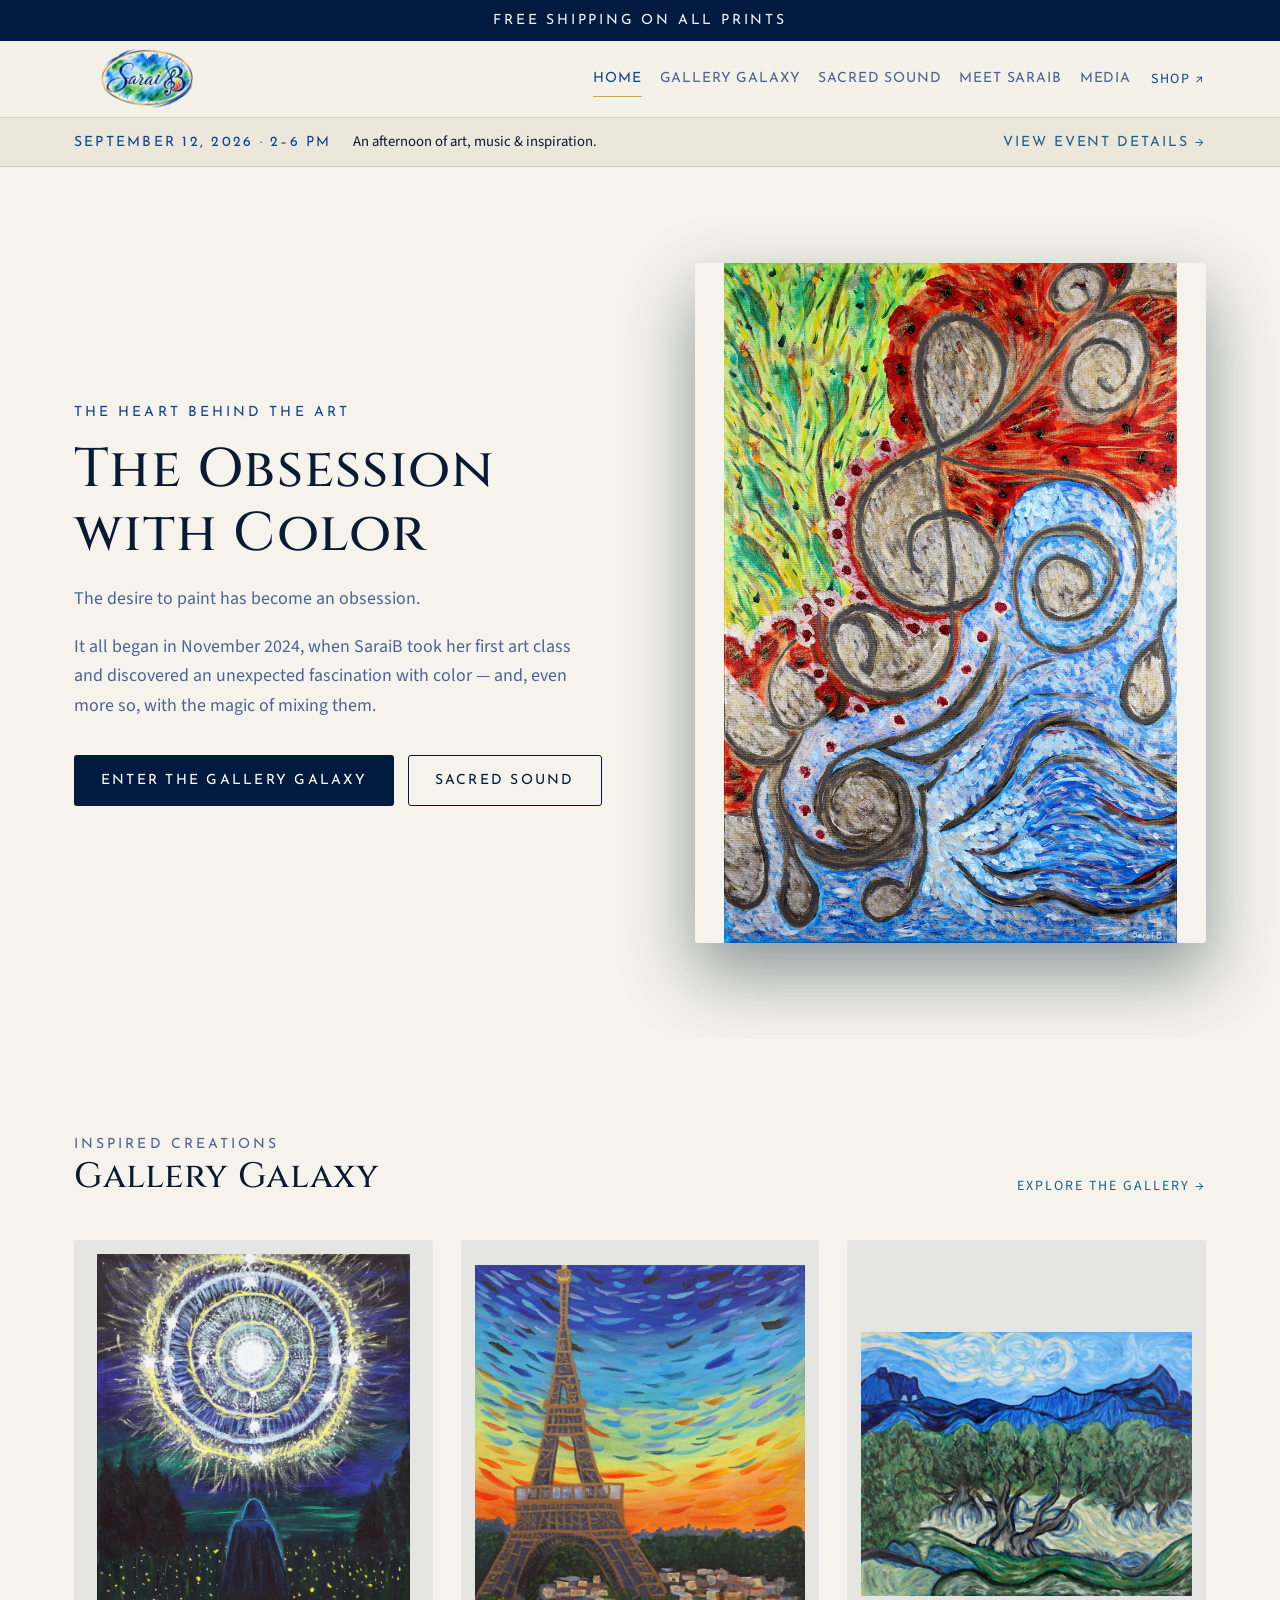
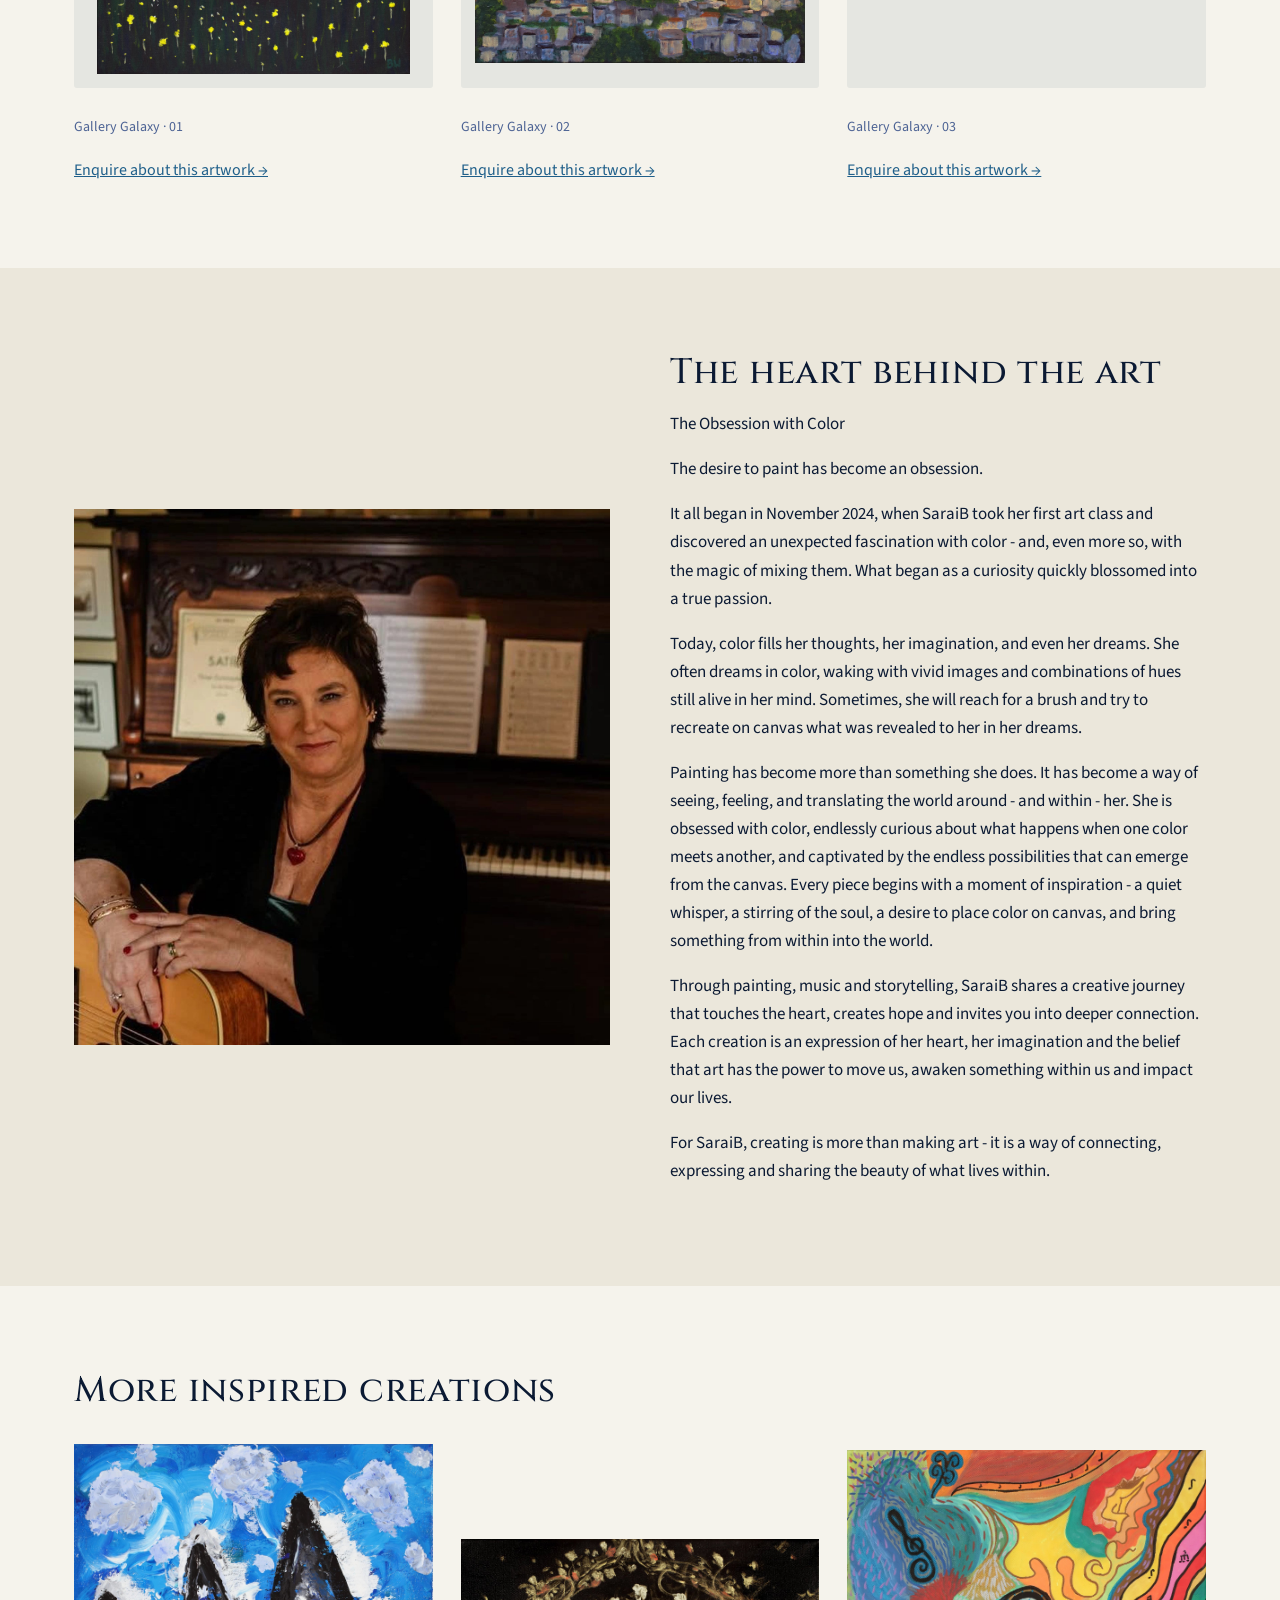
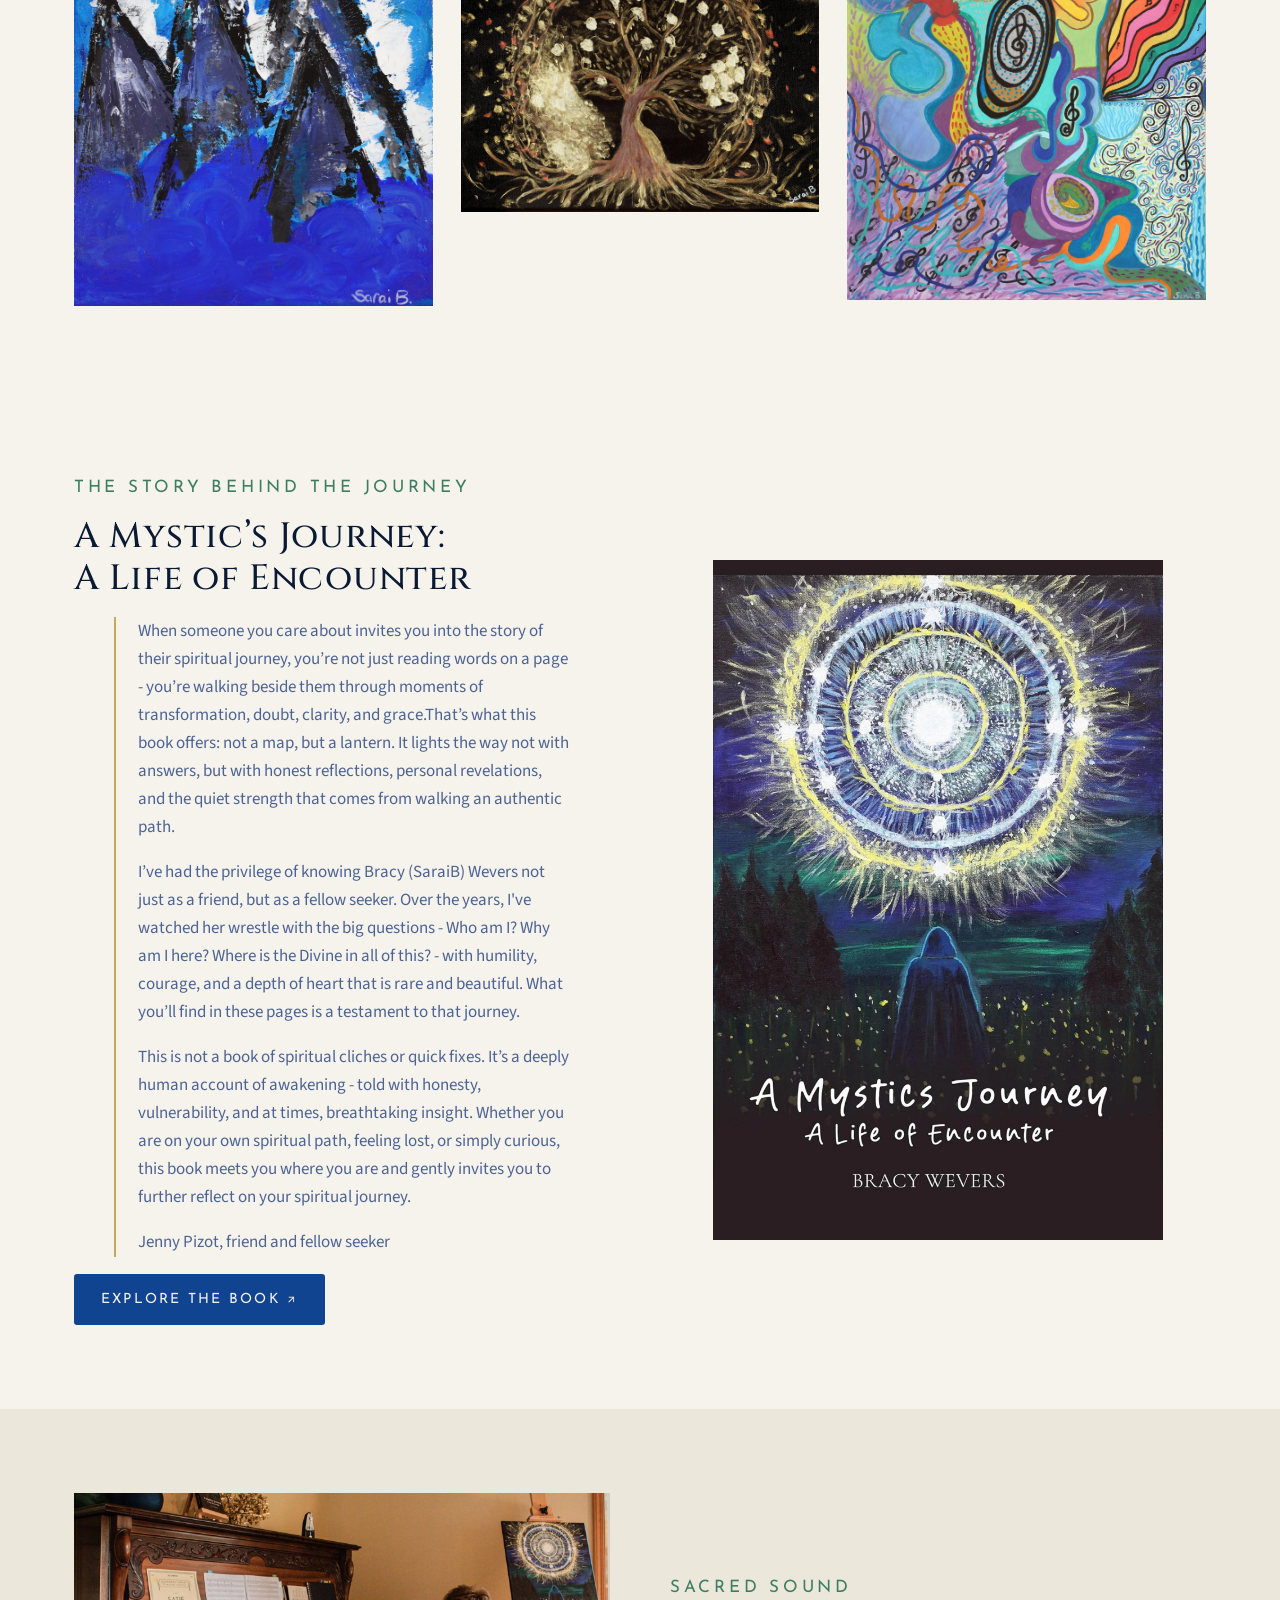
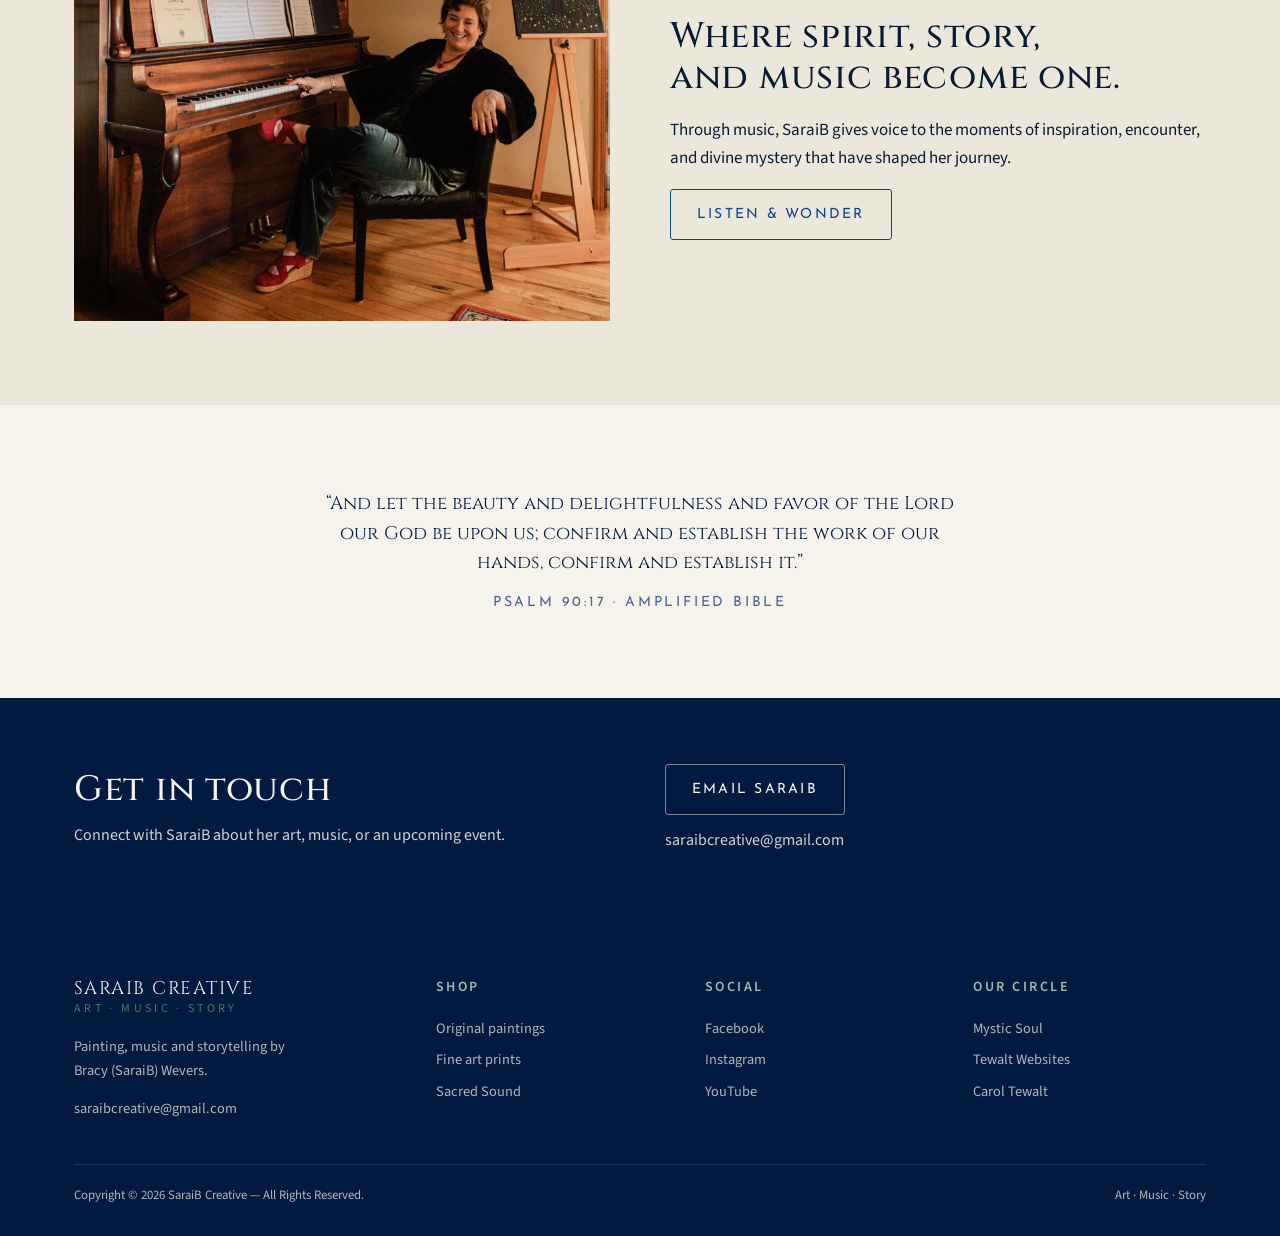
<file: index.html>
<!doctype html>
<html lang="en">
<head>
<meta charset="utf-8">
<meta name="viewport" content="width=device-width, initial-scale=1">
<title>Art, music &amp; story — SaraiB Creative</title>
<meta name="description" content="Original paintings, fine art prints, music and storytelling by Bracy (SaraiB) Wevers.">
<link rel="preconnect" href="https://fonts.googleapis.com">
<link rel="preconnect" href="https://fonts.gstatic.com" crossorigin>
<link href="https://fonts.googleapis.com/css2?family=Cinzel:wght@400;500;600&family=Josefin+Sans:wght@400;600&family=Source+Sans+3:wght@400;600&display=swap" rel="stylesheet">
<link rel="stylesheet" href="assets/styles.css">
</head>
<body><a class="skip-link" href="#main">Skip to content</a><div class="announce">Free shipping on all prints</div><header class="site-header"><div class="shell nav"><a class="brand" href="index.html"><img class="brand-logo" src="assets/images/bf4ec93-official-saraib-logo-.png" alt="SaraiB Creative" loading="lazy" decoding="async"></a><button class="nav-toggle" aria-expanded="false" aria-controls="site-nav" aria-label="Menu">☰</button><nav id="site-nav" class="nav-links" aria-label="Main navigation"><a href="index.html" aria-current="page">Home</a><a href="gallery.html">Gallery Galaxy</a><a href="music.html">Sacred Sound</a><a href="about.html">Meet SaraiB</a><a href="media.html">Media</a></nav><a class="cart" href="https://saraibcreative.com/saraib-store">Shop ↗</a></div></header><main id="main"><div class="event"><div class="shell"><time datetime="2026-09-12">September 12, 2026 · 2–6 pm</time><span>An afternoon of art, music &amp; inspiration.</span><a href="art-walk.html">View event details →</a></div></div><section class="hero"><div class="shell"><div><p class="eyebrow">The heart behind the art</p><h1>The Obsession with Color</h1><p class="lede">The desire to paint has become an obsession.</p><p class="lede">It all began in November 2024, when SaraiB took her first art class and discovered an unexpected fascination with color — and, even more so, with the magic of mixing them.</p><div class="hero-actions"><a class="btn btn-solid" href="gallery.html">Enter the Gallery Galaxy</a><a class="btn btn-light" href="music.html">Sacred Sound</a></div></div><img class="hero-art" src="assets/images/bde664c-thefrequencyofworship.jpg" alt="Artwork by SaraiB" loading="lazy" decoding="async"></div></section><section class="section"><div class="shell"><div class="section-head"><div><p class="eyebrow">Inspired creations</p><h2>Gallery Galaxy</h2></div><a href="gallery.html">Explore the gallery →</a></div><div class="grid"><article class="card" data-kind="artwork"><a class="card-media" href="assets/images/fa4276a-mysticjourney.jpg" aria-label="View artwork 1 full size"><img src="assets/images/fa4276a-mysticjourney.jpg" alt="Painting by SaraiB, gallery artwork 1" loading="lazy" decoding="async"></a><div class="card-body"><p class="meta">Gallery Galaxy · 01</p><a href="mailto:saraibcreative@gmail.com?subject=Artwork%20enquiry%20-%20MysticJourney.jpg">Enquire about this artwork →</a></div></article><article class="card" data-kind="artwork"><a class="card-media" href="assets/images/d62d1bd-awakenedinparis.jpg" aria-label="View artwork 2 full size"><img src="assets/images/d62d1bd-awakenedinparis.jpg" alt="Painting by SaraiB, gallery artwork 2" loading="lazy" decoding="async"></a><div class="card-body"><p class="meta">Gallery Galaxy · 02</p><a href="mailto:saraibcreative@gmail.com?subject=Artwork%20enquiry%20-%20AwakenedinParis.jpg">Enquire about this artwork →</a></div></article><article class="card" data-kind="artwork"><a class="card-media" href="assets/images/987c669-astudyofvincenttrees.jpg" aria-label="View artwork 3 full size"><img src="assets/images/987c669-astudyofvincenttrees.jpg" alt="Painting by SaraiB, gallery artwork 3" loading="lazy" decoding="async"></a><div class="card-body"><p class="meta">Gallery Galaxy · 03</p><a href="mailto:saraibcreative@gmail.com?subject=Artwork%20enquiry%20-%20AstudyofVincenttrees.jpg">Enquire about this artwork →</a></div></article></div></div></section><section class="section section-alt"><div class="shell"><div class="split"><img class="portrait" src="assets/images/40d8395-776985248-10163202516001149-660644521094114430.jpg" alt="SaraiB" loading="lazy" decoding="async"><div class="prose"><h2>The heart behind the art</h2><p>The Obsession with Color</p><p>The desire to paint has become an obsession.</p><p>It all began in November 2024, when SaraiB took her first art class and discovered an unexpected fascination with color - and, even more so, with the magic of mixing them. What began as a curiosity quickly blossomed into a true passion.</p><p>Today, color fills her thoughts, her imagination, and even her dreams. She often dreams in color, waking with vivid images and combinations of hues still alive in her mind. Sometimes, she will reach for a brush and try to recreate on canvas what was revealed to her in her dreams.</p><p>Painting has become more than something she does. It has become a way of seeing, feeling, and translating the world around - and within - her. She is obsessed with color, endlessly curious about what happens when one color meets another, and captivated by the endless possibilities that can emerge from the canvas. Every piece begins with a moment of inspiration - a quiet whisper, a stirring of the soul, a desire to place color on canvas, and bring something from within into the world.</p><p>Through painting, music and storytelling, SaraiB shares a creative journey that touches the heart, creates hope and invites you into deeper connection. Each creation is an expression of her heart, her imagination and the belief that art has the power to move us, awaken something within us and impact our lives.</p><p>For SaraiB, creating is more than making art - it is a way of connecting, expressing and sharing the beauty of what lives within.</p></div></div></div></section><section class="section"><div class="shell"><h2>More inspired creations</h2><div class="grid extra-art"><a href="assets/images/89d4830-themountainsweclimb11x14-350-4cc9e93.jpg"><img src="assets/images/89d4830-themountainsweclimb11x14-350-4cc9e93.jpg" alt="Artwork by SaraiB" loading="lazy"></a><a href="assets/images/152f3c3-treeoflife.jpg"><img src="assets/images/152f3c3-treeoflife.jpg" alt="Artwork by SaraiB" loading="lazy"></a><a href="assets/images/69d0209-worship-color2.jpg"><img src="assets/images/69d0209-worship-color2.jpg" alt="Artwork by SaraiB" loading="lazy"></a></div></div></section><section class="section"><div class="shell"><div class="split"><div class="prose"><p class="eyebrow">The story behind the journey</p><h2>A Mystic’s Journey: A Life of Encounter</h2><blockquote class="testimonial"><p>When someone you care about invites you into the story of their spiritual journey, you’re not just reading words on a page - you’re walking beside them through moments of transformation, doubt, clarity, and grace.That’s what this book offers: not a map, but a lantern. It lights the way not with answers, but with honest reflections, personal revelations, and the quiet strength that comes from walking an authentic path.</p><p>I’ve had the privilege of knowing Bracy (SaraiB) Wevers not just as a friend, but as a fellow seeker. Over the years, I&#x27;ve watched her wrestle with the big questions - Who am I? Why am I here? Where is the Divine in all of this? - with humility, courage, and a depth of heart that is rare and beautiful. What you’ll find in these pages is a testament to that journey.</p><p>This is not a book of spiritual cliches or quick fixes. It’s a deeply human account of awakening - told with honesty, vulnerability, and at times, breathtaking insight. Whether you are on your own spiritual path, feeling lost, or simply curious, this book meets you where you are and gently invites you to further reflect on your spiritual journey.</p><p>Jenny Pizot, friend and fellow seeker</p></blockquote><a class="btn btn-solid" href="https://geni.us/gwGoiC">Explore the book ↗</a></div><img class="book-cover" src="assets/images/19c482f-91oaeszhg6l.-sl1500-.jpg" alt="A Mystic’s Journey: A Life of Encounter book cover" loading="lazy" decoding="async"></div></div></section><section class="section section-alt"><div class="shell"><div class="split"><img class="portrait" src="assets/images/082452c-saraib---piano-portrait.jpg" alt="SaraiB at the piano" loading="lazy" decoding="async"><div class="prose"><p class="eyebrow">Sacred Sound</p><h2>Where spirit, story, and music become one.</h2><p>Through music, SaraiB gives voice to the moments of inspiration, encounter, and divine mystery that have shaped her journey.</p><a class="btn btn-ghost" href="music.html">Listen &amp; wonder</a></div></div></div></section><section class="section"><div class="shell"><p class="verse">“And let the beauty and delightfulness and favor of the Lord our God be upon us; confirm and establish the work of our hands, confirm and establish it.”<small>Psalm 90:17 · Amplified Bible</small></p></div></section><section class="band"><div class="shell"><div><h2>Get in touch</h2><p>Connect with SaraiB about her art, music, or an upcoming event.</p></div><div><a class="btn btn-light" href="mailto:saraibcreative@gmail.com">Email SaraiB</a><p>saraibcreative@gmail.com</p></div></div></section></main><footer class="site-footer">
  <div class="shell">
    <div class="foot-grid">
      <div>
        <a class="brand" href="index.html">SaraiB Creative<small>Art · Music · Story</small></a>
        <p style="margin:16px 0 0;max-width:34ch">Painting, music and storytelling by Bracy (SaraiB) Wevers.</p>
        <p style="margin:10px 0 0"><a href="mailto:saraibcreative@gmail.com">saraibcreative@gmail.com</a></p>
      </div>
      <div>
        <h4>Shop</h4>
        <a href="gallery.html">Original paintings</a>
        <a href="gallery.html">Fine art prints</a>
        <a href="music.html">Sacred Sound</a>
      </div>
      <div>
        <h4>Social</h4>
        <a href="https://www.facebook.com/bracy.wevers" rel="noopener">Facebook</a>
        <a href="https://www.instagram.com/bracyyourself/" rel="noopener">Instagram</a>
        <a href="https://www.youtube.com/@BracySaraiBWevers" rel="noopener">YouTube</a>
      </div>
      <div>
        <h4>Our circle</h4>
        <a href="https://mystic-soul.com/" rel="noopener">Mystic Soul</a>
        <a href="https://www.tewaltwebsites.com/" rel="noopener">Tewalt Websites</a>
        <a href="https://caroltewalt.com/" rel="noopener">Carol Tewalt</a>
      </div>
    </div>
    <div class="legal">
      <span>Copyright © 2026 SaraiB Creative — All Rights Reserved.</span>
      <span>Art · Music · Story</span>
    </div>
  </div>
</footer>
<script src="assets/main.js"></script></body></html>
</file>
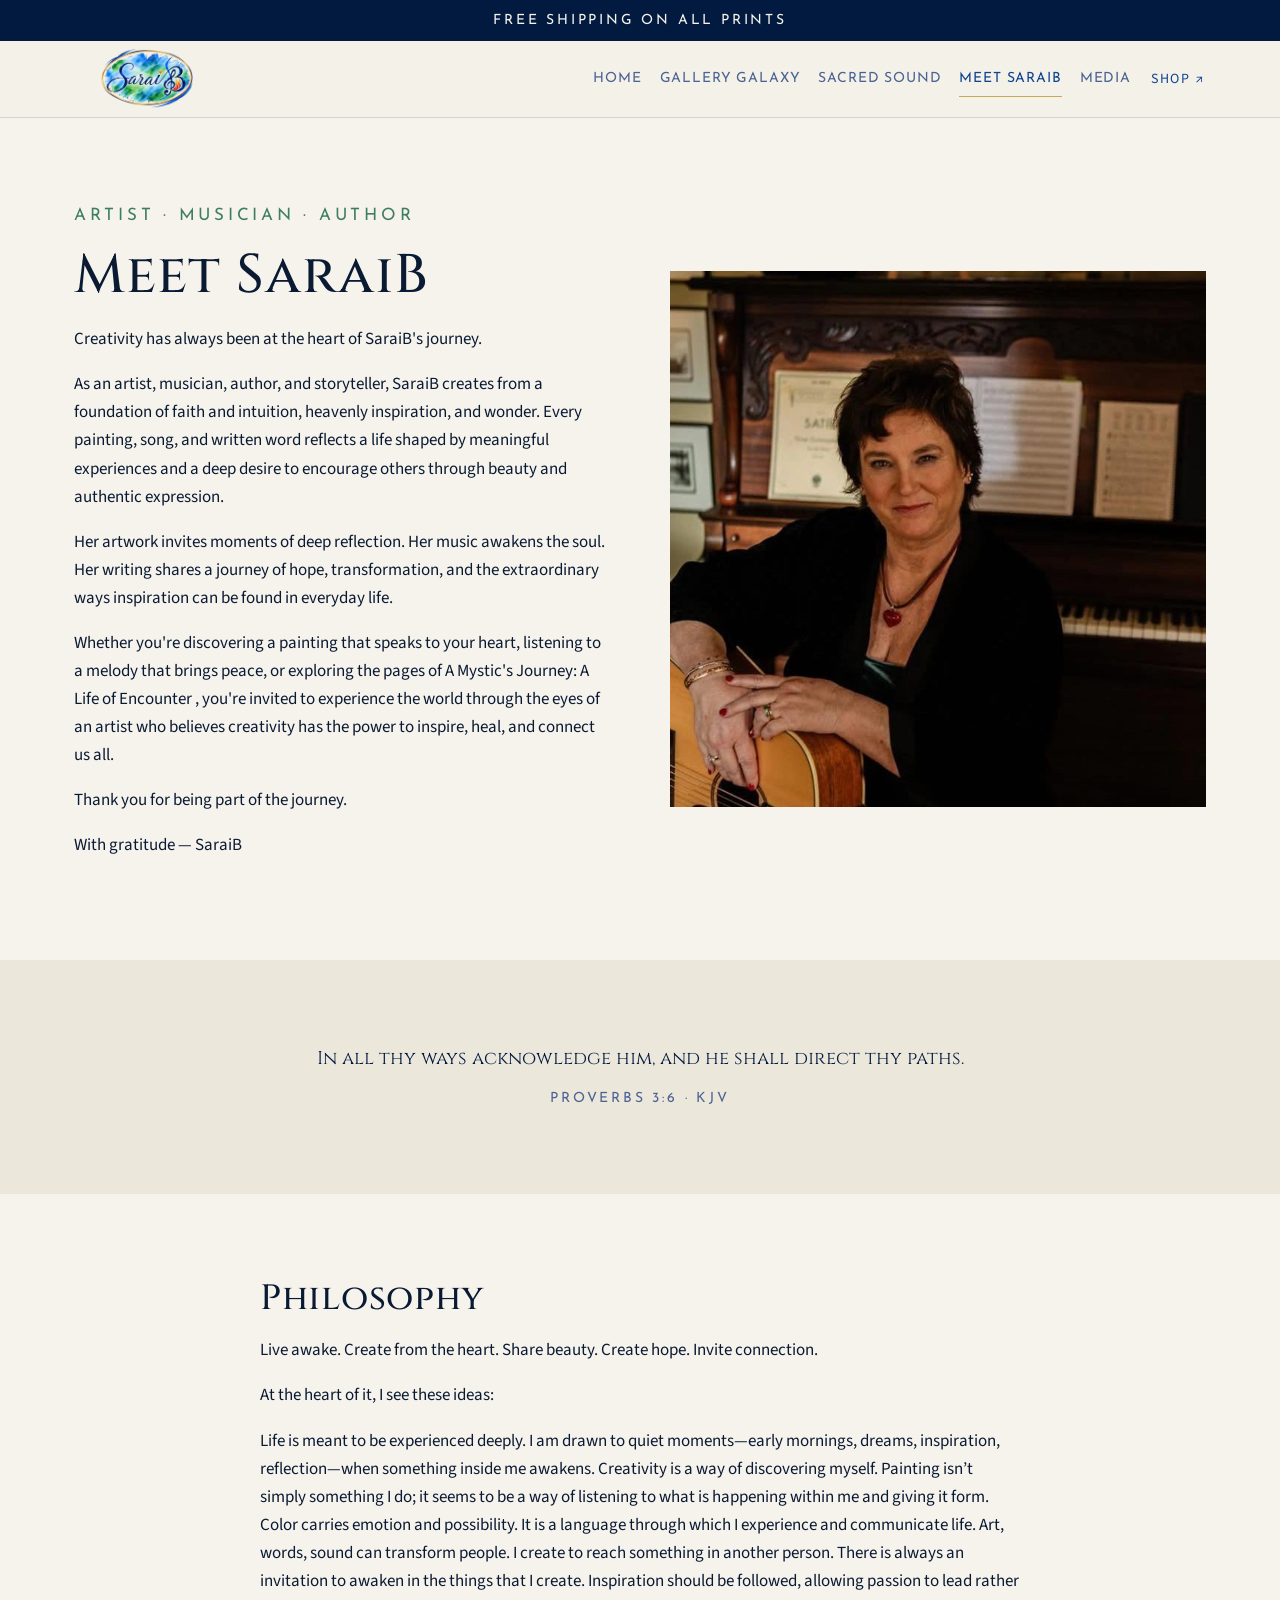
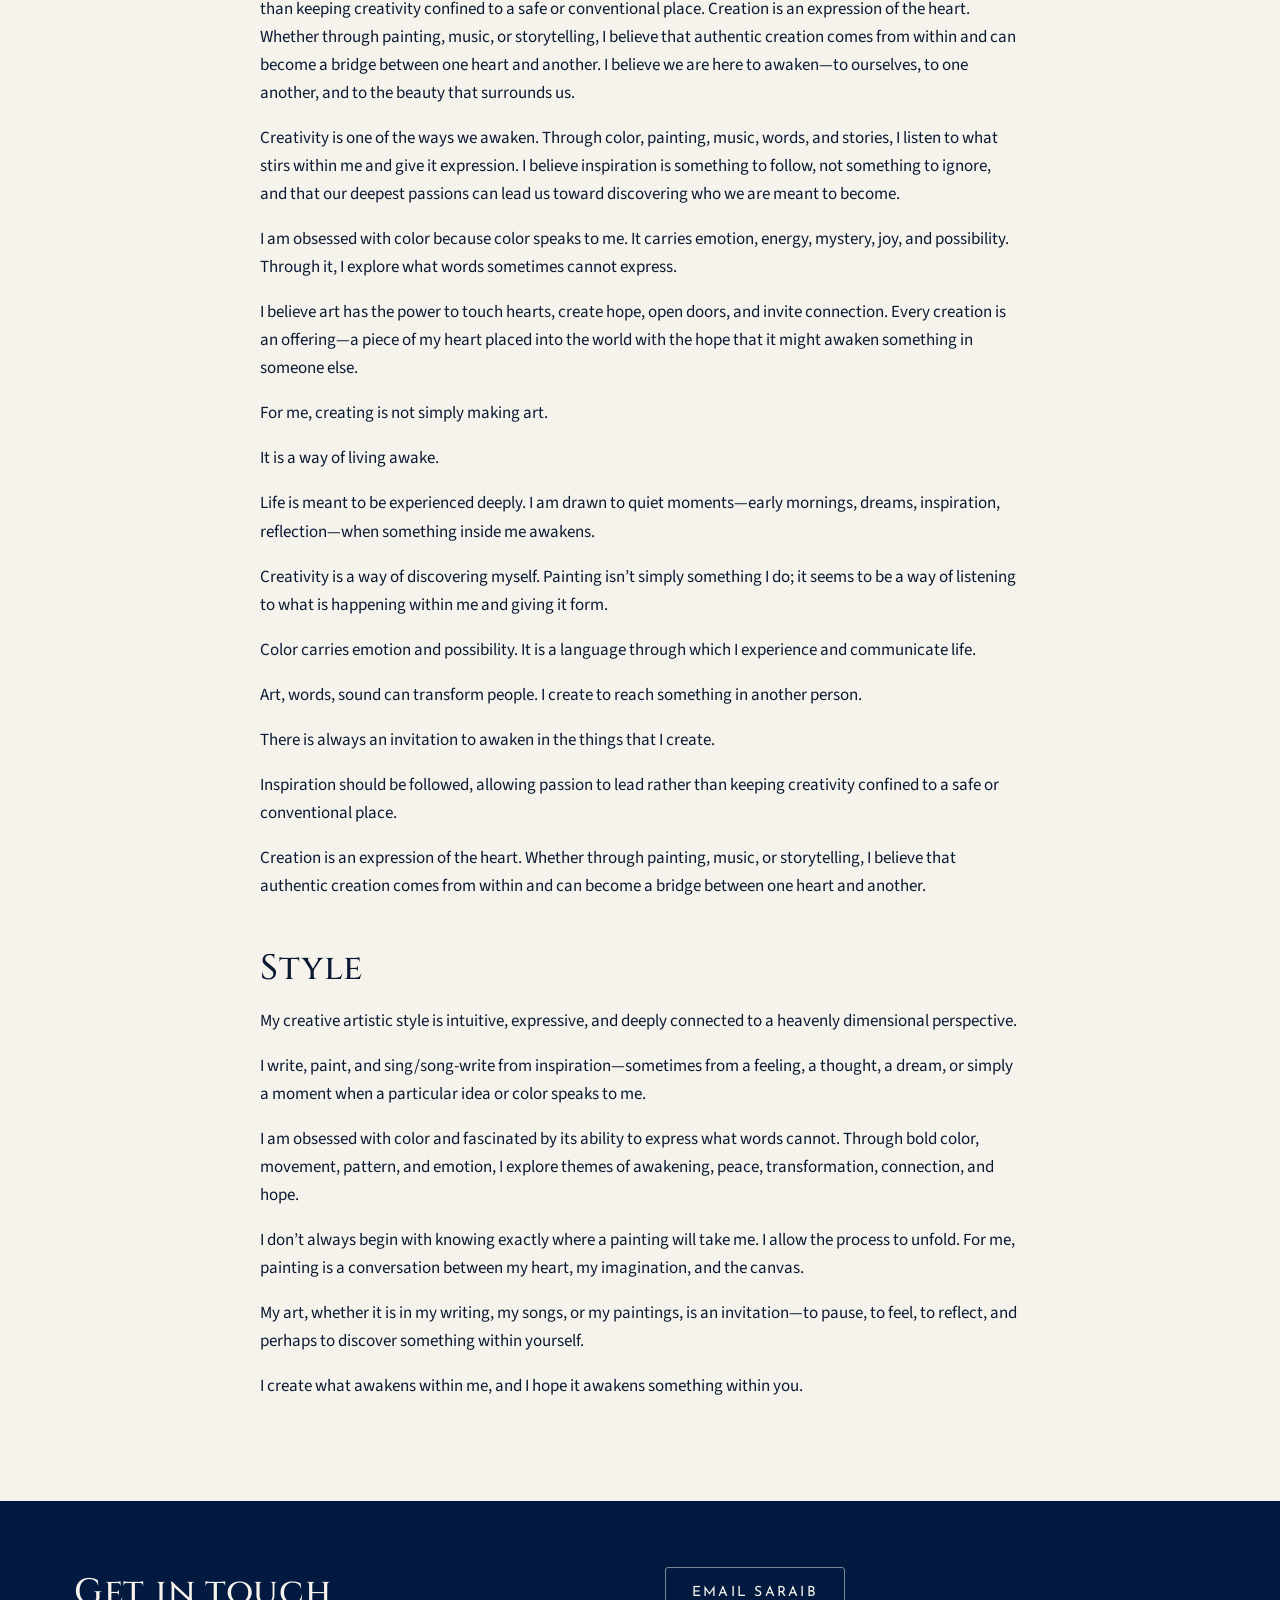
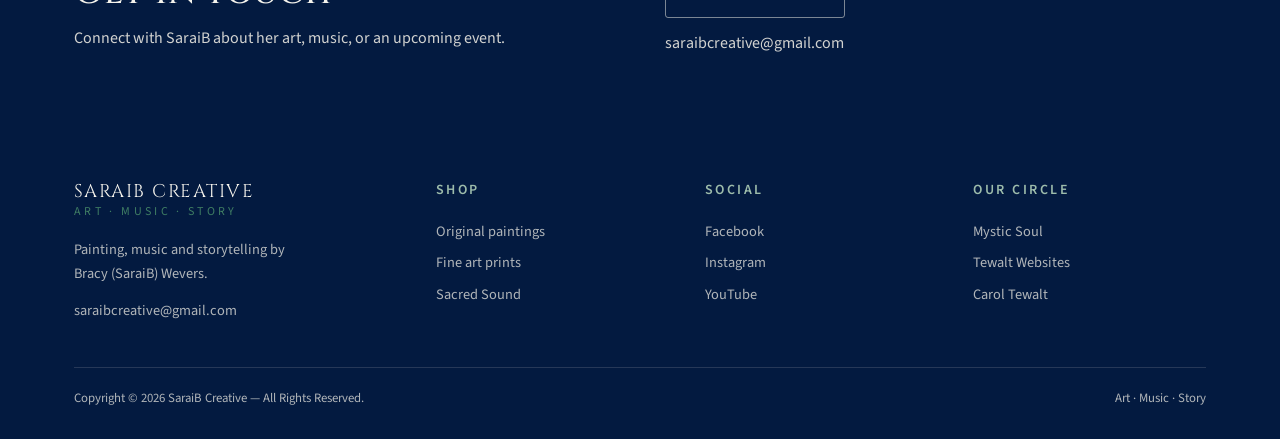
<file: about.html>
<!doctype html>
<html lang="en">
<head>
<meta charset="utf-8">
<meta name="viewport" content="width=device-width, initial-scale=1">
<title>Meet SaraiB — SaraiB Creative</title>
<meta name="description" content="Original paintings, fine art prints, music and storytelling by Bracy (SaraiB) Wevers.">
<link rel="preconnect" href="https://fonts.googleapis.com">
<link rel="preconnect" href="https://fonts.gstatic.com" crossorigin>
<link href="https://fonts.googleapis.com/css2?family=Cinzel:wght@400;500;600&family=Josefin+Sans:wght@400;600&family=Source+Sans+3:wght@400;600&display=swap" rel="stylesheet">
<link rel="stylesheet" href="assets/styles.css">
</head>
<body><a class="skip-link" href="#main">Skip to content</a><div class="announce">Free shipping on all prints</div><header class="site-header"><div class="shell nav"><a class="brand" href="index.html"><img class="brand-logo" src="assets/images/bf4ec93-official-saraib-logo-.png" alt="SaraiB Creative" loading="lazy" decoding="async"></a><button class="nav-toggle" aria-expanded="false" aria-controls="site-nav" aria-label="Menu">☰</button><nav id="site-nav" class="nav-links" aria-label="Main navigation"><a href="index.html">Home</a><a href="gallery.html">Gallery Galaxy</a><a href="music.html">Sacred Sound</a><a href="about.html" aria-current="page">Meet SaraiB</a><a href="media.html">Media</a></nav><a class="cart" href="https://saraibcreative.com/saraib-store">Shop ↗</a></div></header><main id="main"><section class="section"><div class="shell"><div class="split"><div class="prose"><p class="eyebrow">Artist · Musician · Author</p><h1>Meet SaraiB</h1><p>Creativity has always been at the heart of SaraiB&#x27;s journey.</p><p>As an artist, musician, author, and storyteller, SaraiB creates from a foundation of faith and intuition, heavenly inspiration, and wonder. Every painting, song, and written word reflects a life shaped by meaningful experiences and a deep desire to encourage others through beauty and authentic expression.</p><p>Her artwork invites moments of deep reflection. Her music awakens the soul. Her writing shares a journey of hope, transformation, and the extraordinary ways inspiration can be found in everyday life.</p><p>Whether you&#x27;re discovering a painting that speaks to your heart, listening to a melody that brings peace, or exploring the pages of A Mystic&#x27;s Journey: A Life of Encounter , you&#x27;re invited to experience the world through the eyes of an artist who believes creativity has the power to inspire, heal, and connect us all.</p><p>Thank you for being part of the journey.</p><p>With gratitude — SaraiB</p></div><img class="portrait" src="assets/images/40d8395-776985248-10163202516001149-660644521094114430.jpg" alt="SaraiB" loading="lazy" decoding="async"></div></div></section><section class="section section-alt"><div class="shell"><p class="verse">In all thy ways acknowledge him, and he shall direct thy paths.<small>Proverbs 3:6 · KJV</small></p></div></section><section class="section"><div class="shell"><div class="reading"><h2>Philosophy</h2><p>Live awake. Create from the heart. Share beauty. Create hope. Invite connection.</p><p>At the heart of it, I see these ideas:</p><p>Life is meant to be experienced deeply. I am drawn to quiet moments—early mornings, dreams, inspiration, reflection—when something inside me awakens. Creativity is a way of discovering myself. Painting isn’t simply something I do; it seems to be a way of listening to what is happening within me and giving it form. Color carries emotion and possibility. It is a language through which I experience and communicate life. Art, words, sound can transform people. I create to reach something in another person. There is always an invitation to awaken in the things that I create. Inspiration should be followed, allowing passion to lead rather than keeping creativity confined to a safe or conventional place. Creation is an expression of the heart. Whether through painting, music, or storytelling, I believe that authentic creation comes from within and can become a bridge between one heart and another. I believe we are here to awaken—to ourselves, to one another, and to the beauty that surrounds us.</p><p>Creativity is one of the ways we awaken. Through color, painting, music, words, and stories, I listen to what stirs within me and give it expression. I believe inspiration is something to follow, not something to ignore, and that our deepest passions can lead us toward discovering who we are meant to become.</p><p>I am obsessed with color because color speaks to me. It carries emotion, energy, mystery, joy, and possibility. Through it, I explore what words sometimes cannot express.</p><p>I believe art has the power to touch hearts, create hope, open doors, and invite connection. Every creation is an offering—a piece of my heart placed into the world with the hope that it might awaken something in someone else.</p><p>For me, creating is not simply making art.</p><p>It is a way of living awake.</p><p>Life is meant to be experienced deeply. I am drawn to quiet moments—early mornings, dreams, inspiration, reflection—when something inside me awakens.</p><p>Creativity is a way of discovering myself. Painting isn’t simply something I do; it seems to be a way of listening to what is happening within me and giving it form.</p><p>Color carries emotion and possibility. It is a language through which I experience and communicate life.</p><p>Art, words, sound can transform people. I create to reach something in another person.</p><p>There is always an invitation to awaken in the things that I create.</p><p>Inspiration should be followed, allowing passion to lead rather than keeping creativity confined to a safe or conventional place.</p><p>Creation is an expression of the heart. Whether through painting, music, or storytelling, I believe that authentic creation comes from within and can become a bridge between one heart and another.</p><h2>Style</h2><p>My creative artistic style is intuitive, expressive, and deeply connected to a heavenly dimensional perspective.</p><p>I write, paint, and sing/song-write from inspiration—sometimes from a feeling, a thought, a dream, or simply a moment when a particular idea or color speaks to me.</p><p>I am obsessed with color and fascinated by its ability to express what words cannot. Through bold color, movement, pattern, and emotion, I explore themes of awakening, peace, transformation, connection, and hope.</p><p>I don’t always begin with knowing exactly where a painting will take me. I allow the process to unfold. For me, painting is a conversation between my heart, my imagination, and the canvas.</p><p>My art, whether it is in my writing, my songs, or my paintings, is an invitation—to pause, to feel, to reflect, and perhaps to discover something within yourself.</p><p>I create what awakens within me, and I hope it awakens something within you.</p></div></div></section><section class="band"><div class="shell"><div><h2>Get in touch</h2><p>Connect with SaraiB about her art, music, or an upcoming event.</p></div><div><a class="btn btn-light" href="mailto:saraibcreative@gmail.com">Email SaraiB</a><p>saraibcreative@gmail.com</p></div></div></section></main><footer class="site-footer">
  <div class="shell">
    <div class="foot-grid">
      <div>
        <a class="brand" href="index.html">SaraiB Creative<small>Art · Music · Story</small></a>
        <p style="margin:16px 0 0;max-width:34ch">Painting, music and storytelling by Bracy (SaraiB) Wevers.</p>
        <p style="margin:10px 0 0"><a href="mailto:saraibcreative@gmail.com">saraibcreative@gmail.com</a></p>
      </div>
      <div>
        <h4>Shop</h4>
        <a href="gallery.html">Original paintings</a>
        <a href="gallery.html">Fine art prints</a>
        <a href="music.html">Sacred Sound</a>
      </div>
      <div>
        <h4>Social</h4>
        <a href="https://www.facebook.com/bracy.wevers" rel="noopener">Facebook</a>
        <a href="https://www.instagram.com/bracyyourself/" rel="noopener">Instagram</a>
        <a href="https://www.youtube.com/@BracySaraiBWevers" rel="noopener">YouTube</a>
      </div>
      <div>
        <h4>Our circle</h4>
        <a href="https://mystic-soul.com/" rel="noopener">Mystic Soul</a>
        <a href="https://www.tewaltwebsites.com/" rel="noopener">Tewalt Websites</a>
        <a href="https://caroltewalt.com/" rel="noopener">Carol Tewalt</a>
      </div>
    </div>
    <div class="legal">
      <span>Copyright © 2026 SaraiB Creative — All Rights Reserved.</span>
      <span>Art · Music · Story</span>
    </div>
  </div>
</footer>
<script src="assets/main.js"></script></body></html>
</file>
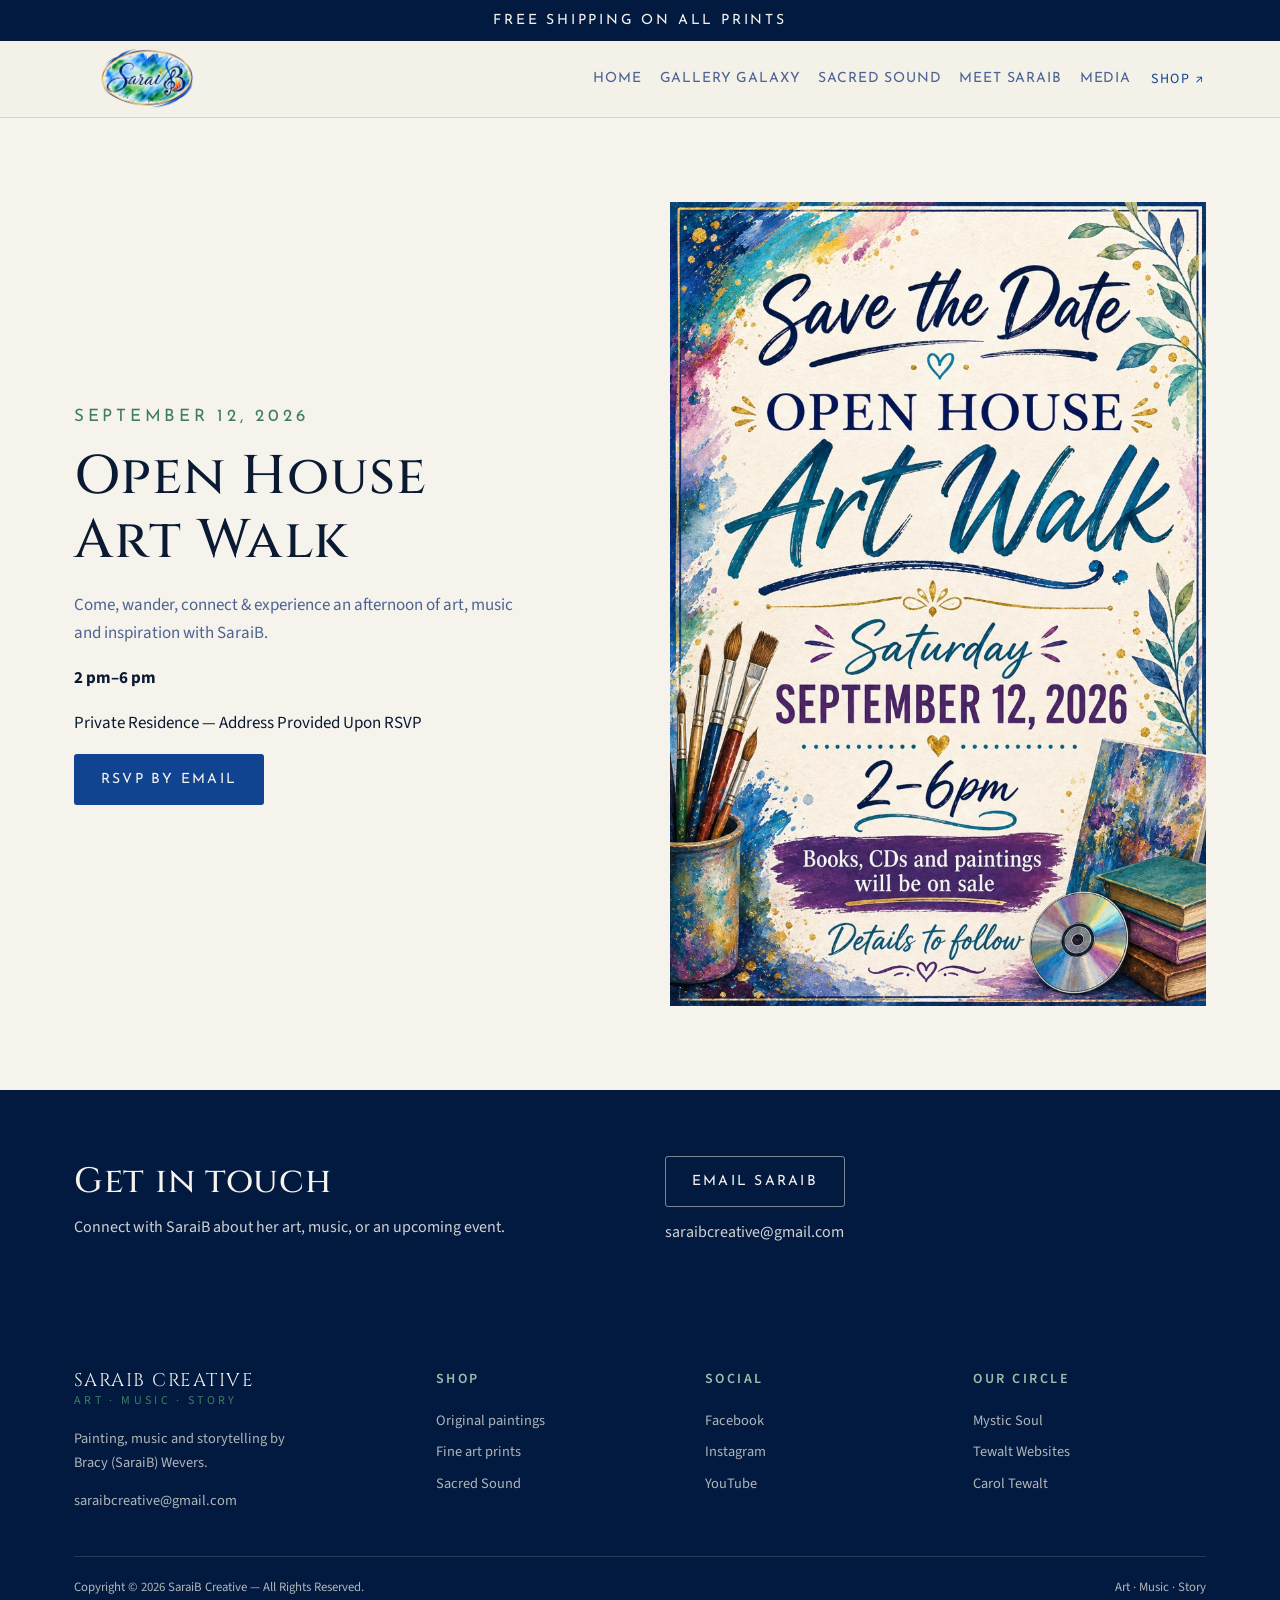
<file: art-walk.html>
<!doctype html>
<html lang="en">
<head>
<meta charset="utf-8">
<meta name="viewport" content="width=device-width, initial-scale=1">
<title>Open House Art Walk — SaraiB Creative</title>
<meta name="description" content="Original paintings, fine art prints, music and storytelling by Bracy (SaraiB) Wevers.">
<link rel="preconnect" href="https://fonts.googleapis.com">
<link rel="preconnect" href="https://fonts.gstatic.com" crossorigin>
<link href="https://fonts.googleapis.com/css2?family=Cinzel:wght@400;500;600&family=Josefin+Sans:wght@400;600&family=Source+Sans+3:wght@400;600&display=swap" rel="stylesheet">
<link rel="stylesheet" href="assets/styles.css">
</head>
<body><a class="skip-link" href="#main">Skip to content</a><div class="announce">Free shipping on all prints</div><header class="site-header"><div class="shell nav"><a class="brand" href="index.html"><img class="brand-logo" src="assets/images/bf4ec93-official-saraib-logo-.png" alt="SaraiB Creative" loading="lazy" decoding="async"></a><button class="nav-toggle" aria-expanded="false" aria-controls="site-nav" aria-label="Menu">☰</button><nav id="site-nav" class="nav-links" aria-label="Main navigation"><a href="index.html">Home</a><a href="gallery.html">Gallery Galaxy</a><a href="music.html">Sacred Sound</a><a href="about.html">Meet SaraiB</a><a href="media.html">Media</a></nav><a class="cart" href="https://saraibcreative.com/saraib-store">Shop ↗</a></div></header><main id="main"><section class="section"><div class="shell"><div class="split"><div class="prose"><p class="eyebrow">September 12, 2026</p><h1>Open House Art Walk</h1><p class="lede">Come, wander, connect &amp; experience an afternoon of art, music and inspiration with SaraiB.</p><p><strong>2 pm–6 pm</strong></p><p>Private Residence — Address Provided Upon RSVP</p><a class="btn btn-solid" href="mailto:saraibcreative@gmail.com?subject=September%2012%20Art%20Walk%20RSVP">RSVP by email</a></div><img class="full-image" src="assets/images/7cbd4a3-af3ba1ae-32ec-45f4-ae84-1026c259e143.png" alt="Open House Art Walk invitation" loading="lazy" decoding="async"></div></div></section><section class="band"><div class="shell"><div><h2>Get in touch</h2><p>Connect with SaraiB about her art, music, or an upcoming event.</p></div><div><a class="btn btn-light" href="mailto:saraibcreative@gmail.com">Email SaraiB</a><p>saraibcreative@gmail.com</p></div></div></section></main><footer class="site-footer">
  <div class="shell">
    <div class="foot-grid">
      <div>
        <a class="brand" href="index.html">SaraiB Creative<small>Art · Music · Story</small></a>
        <p style="margin:16px 0 0;max-width:34ch">Painting, music and storytelling by Bracy (SaraiB) Wevers.</p>
        <p style="margin:10px 0 0"><a href="mailto:saraibcreative@gmail.com">saraibcreative@gmail.com</a></p>
      </div>
      <div>
        <h4>Shop</h4>
        <a href="gallery.html">Original paintings</a>
        <a href="gallery.html">Fine art prints</a>
        <a href="music.html">Sacred Sound</a>
      </div>
      <div>
        <h4>Social</h4>
        <a href="https://www.facebook.com/bracy.wevers" rel="noopener">Facebook</a>
        <a href="https://www.instagram.com/bracyyourself/" rel="noopener">Instagram</a>
        <a href="https://www.youtube.com/@BracySaraiBWevers" rel="noopener">YouTube</a>
      </div>
      <div>
        <h4>Our circle</h4>
        <a href="https://mystic-soul.com/" rel="noopener">Mystic Soul</a>
        <a href="https://www.tewaltwebsites.com/" rel="noopener">Tewalt Websites</a>
        <a href="https://caroltewalt.com/" rel="noopener">Carol Tewalt</a>
      </div>
    </div>
    <div class="legal">
      <span>Copyright © 2026 SaraiB Creative — All Rights Reserved.</span>
      <span>Art · Music · Story</span>
    </div>
  </div>
</footer>
<script src="assets/main.js"></script></body></html>
</file>
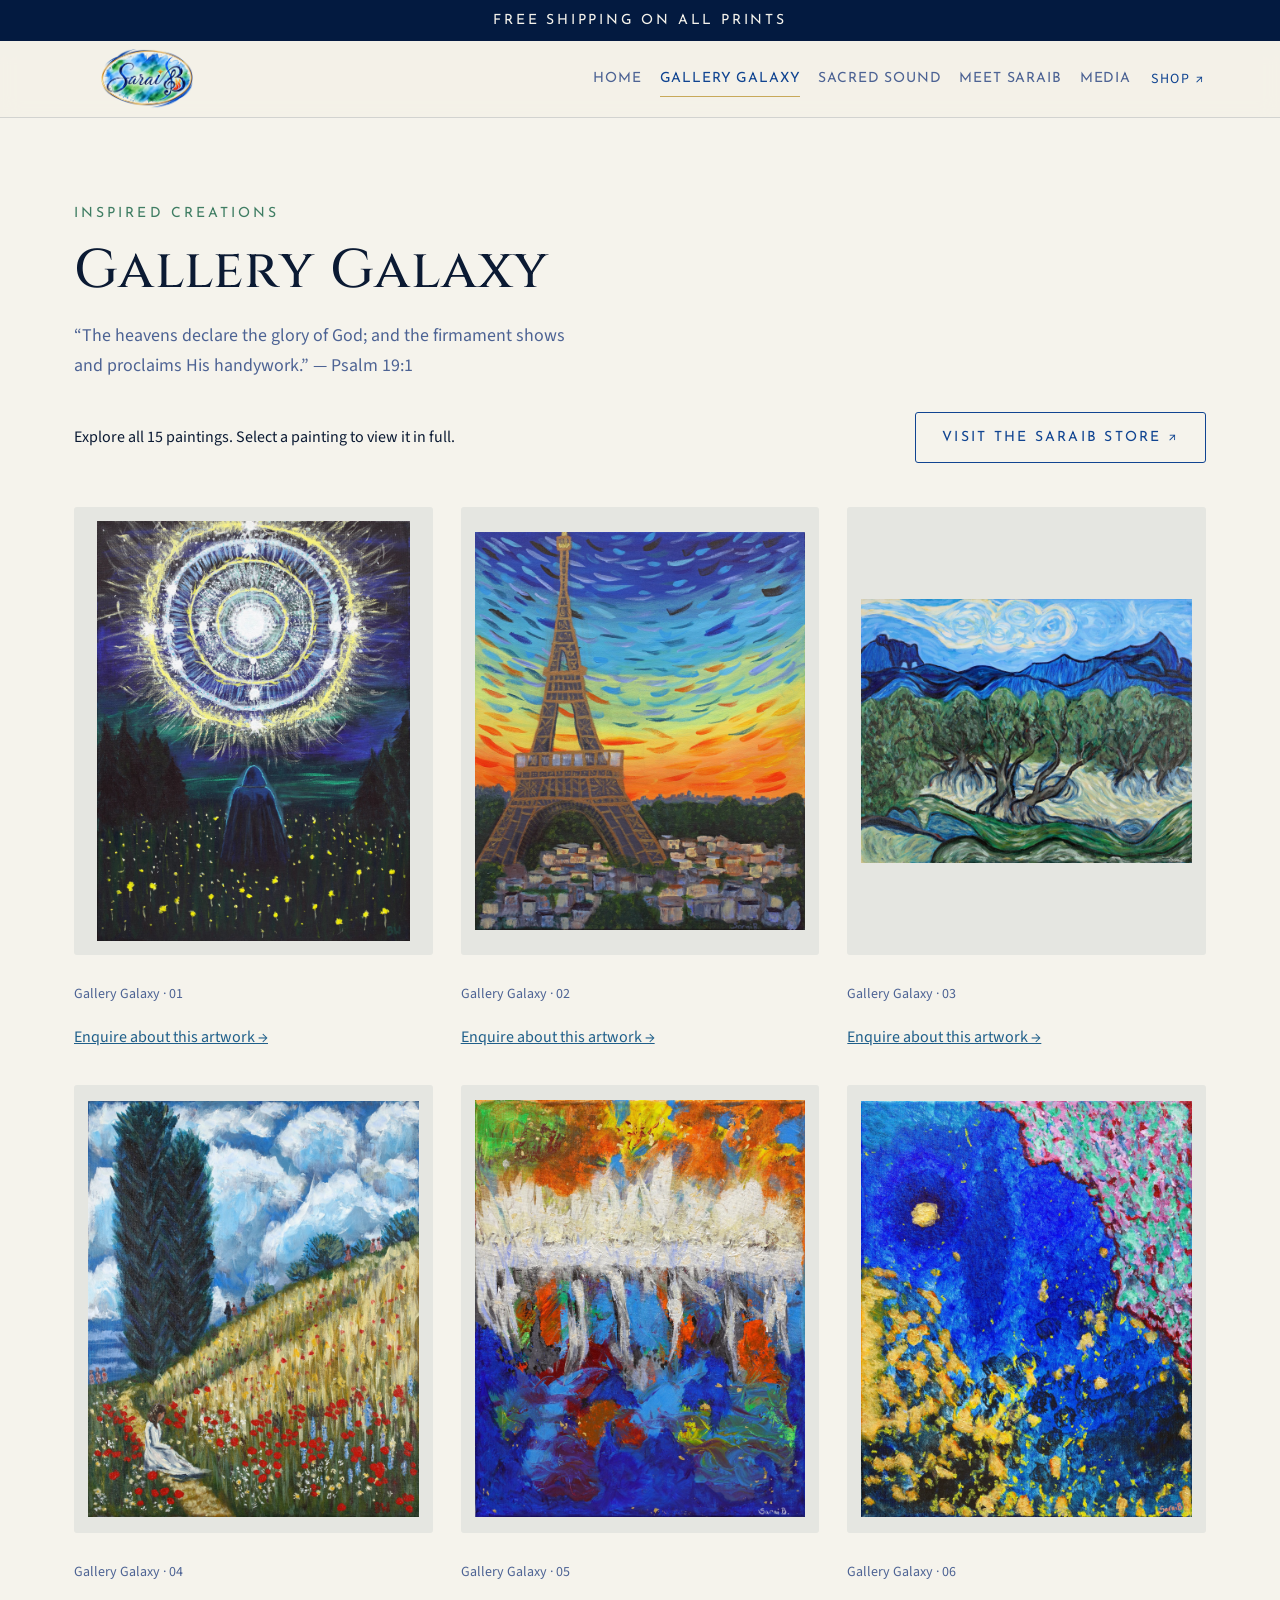
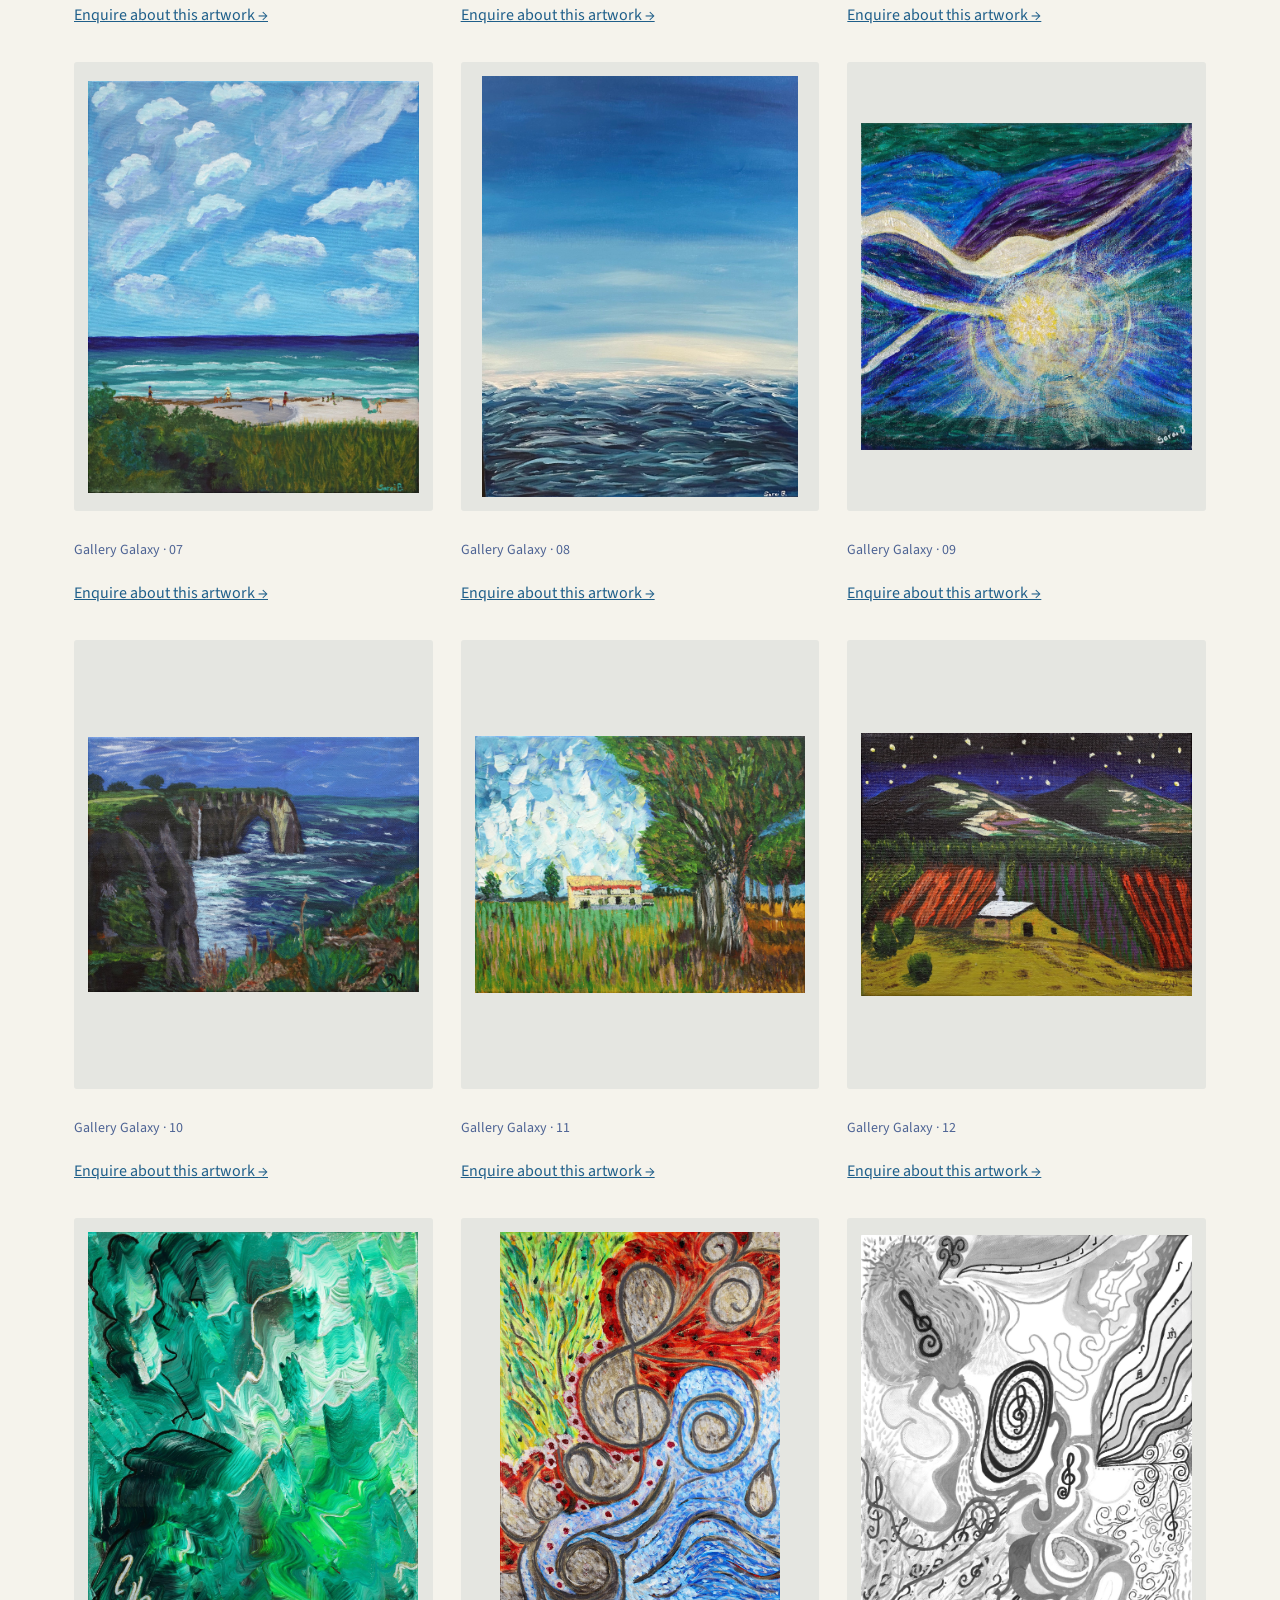
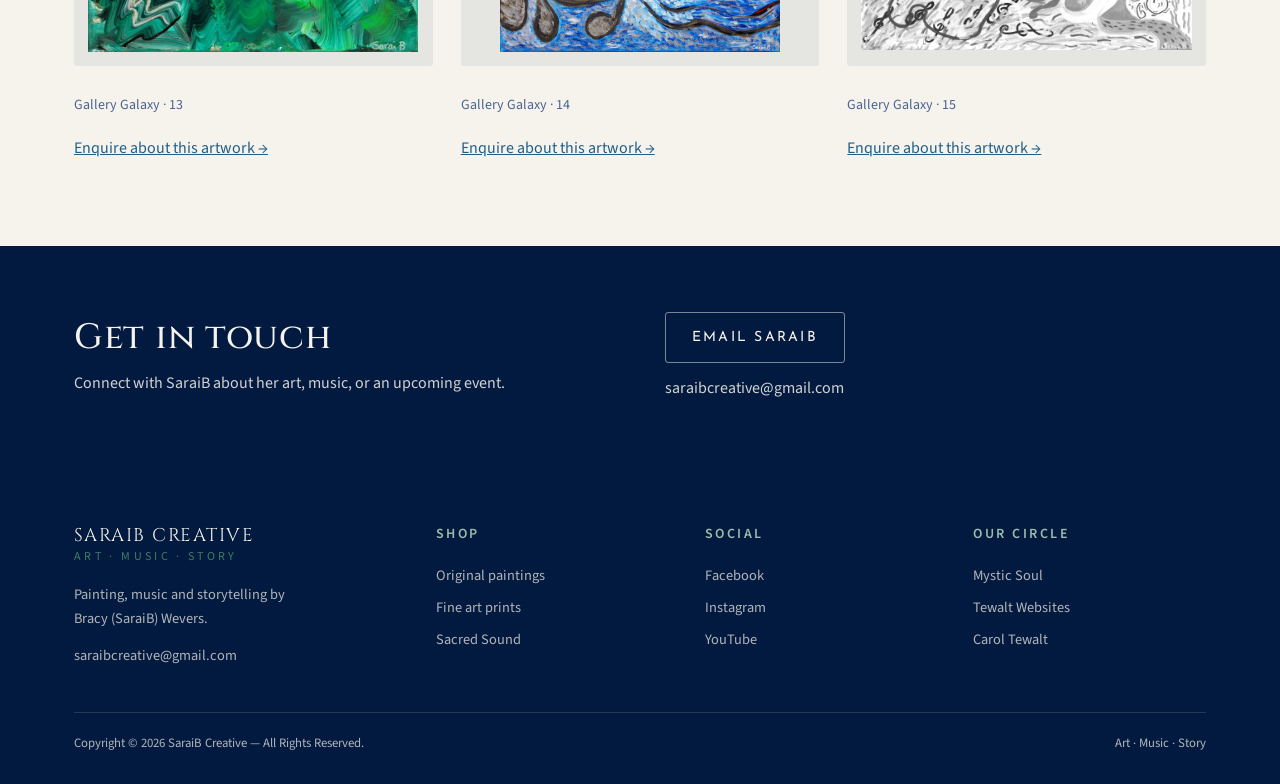
<file: gallery.html>
<!doctype html>
<html lang="en">
<head>
<meta charset="utf-8">
<meta name="viewport" content="width=device-width, initial-scale=1">
<title>Gallery Galaxy — SaraiB Creative</title>
<meta name="description" content="Original paintings, fine art prints, music and storytelling by Bracy (SaraiB) Wevers.">
<link rel="preconnect" href="https://fonts.googleapis.com">
<link rel="preconnect" href="https://fonts.gstatic.com" crossorigin>
<link href="https://fonts.googleapis.com/css2?family=Cinzel:wght@400;500;600&family=Josefin+Sans:wght@400;600&family=Source+Sans+3:wght@400;600&display=swap" rel="stylesheet">
<link rel="stylesheet" href="assets/styles.css">
</head>
<body><a class="skip-link" href="#main">Skip to content</a><div class="announce">Free shipping on all prints</div><header class="site-header"><div class="shell nav"><a class="brand" href="index.html"><img class="brand-logo" src="assets/images/bf4ec93-official-saraib-logo-.png" alt="SaraiB Creative" loading="lazy" decoding="async"></a><button class="nav-toggle" aria-expanded="false" aria-controls="site-nav" aria-label="Menu">☰</button><nav id="site-nav" class="nav-links" aria-label="Main navigation"><a href="index.html">Home</a><a href="gallery.html" aria-current="page">Gallery Galaxy</a><a href="music.html">Sacred Sound</a><a href="about.html">Meet SaraiB</a><a href="media.html">Media</a></nav><a class="cart" href="https://saraibcreative.com/saraib-store">Shop ↗</a></div></header><main id="main"><section class="section"><div class="shell"><p class="eyebrow">Inspired creations</p><h1>Gallery Galaxy</h1><p class="lede">“The heavens declare the glory of God; and the firmament shows and proclaims His handywork.” — Psalm 19:1</p><div class="gallery-intro"><p>Explore all 15 paintings. Select a painting to view it in full.</p><a class="btn btn-ghost" href="https://saraibcreative.com/saraib-store">Visit the SaraiB Store ↗</a></div><div class="grid gallery-grid"><article class="card" data-kind="artwork"><a class="card-media" href="assets/images/fa4276a-mysticjourney.jpg" aria-label="View artwork 1 full size"><img src="assets/images/fa4276a-mysticjourney.jpg" alt="Painting by SaraiB, gallery artwork 1" loading="lazy" decoding="async"></a><div class="card-body"><p class="meta">Gallery Galaxy · 01</p><a href="mailto:saraibcreative@gmail.com?subject=Artwork%20enquiry%20-%20MysticJourney.jpg">Enquire about this artwork →</a></div></article><article class="card" data-kind="artwork"><a class="card-media" href="assets/images/d62d1bd-awakenedinparis.jpg" aria-label="View artwork 2 full size"><img src="assets/images/d62d1bd-awakenedinparis.jpg" alt="Painting by SaraiB, gallery artwork 2" loading="lazy" decoding="async"></a><div class="card-body"><p class="meta">Gallery Galaxy · 02</p><a href="mailto:saraibcreative@gmail.com?subject=Artwork%20enquiry%20-%20AwakenedinParis.jpg">Enquire about this artwork →</a></div></article><article class="card" data-kind="artwork"><a class="card-media" href="assets/images/987c669-astudyofvincenttrees.jpg" aria-label="View artwork 3 full size"><img src="assets/images/987c669-astudyofvincenttrees.jpg" alt="Painting by SaraiB, gallery artwork 3" loading="lazy" decoding="async"></a><div class="card-body"><p class="meta">Gallery Galaxy · 03</p><a href="mailto:saraibcreative@gmail.com?subject=Artwork%20enquiry%20-%20AstudyofVincenttrees.jpg">Enquire about this artwork →</a></div></article><article class="card" data-kind="artwork"><a class="card-media" href="assets/images/0181068-afternoonpromenade.jpg" aria-label="View artwork 4 full size"><img src="assets/images/0181068-afternoonpromenade.jpg" alt="Painting by SaraiB, gallery artwork 4" loading="lazy" decoding="async"></a><div class="card-body"><p class="meta">Gallery Galaxy · 04</p><a href="mailto:saraibcreative@gmail.com?subject=Artwork%20enquiry%20-%20Afternoonpromenade.jpg">Enquire about this artwork →</a></div></article><article class="card" data-kind="artwork"><a class="card-media" href="assets/images/7c66642-themomentofcreation.jpg" aria-label="View artwork 5 full size"><img src="assets/images/7c66642-themomentofcreation.jpg" alt="Painting by SaraiB, gallery artwork 5" loading="lazy" decoding="async"></a><div class="card-body"><p class="meta">Gallery Galaxy · 05</p><a href="mailto:saraibcreative@gmail.com?subject=Artwork%20enquiry%20-%20TheMomentofCreation.jpg">Enquire about this artwork →</a></div></article><article class="card" data-kind="artwork"><a class="card-media" href="assets/images/b16f817-landmasswithwater.jpg" aria-label="View artwork 6 full size"><img src="assets/images/b16f817-landmasswithwater.jpg" alt="Painting by SaraiB, gallery artwork 6" loading="lazy" decoding="async"></a><div class="card-body"><p class="meta">Gallery Galaxy · 06</p><a href="mailto:saraibcreative@gmail.com?subject=Artwork%20enquiry%20-%20LandmasswithWater.jpg">Enquire about this artwork →</a></div></article><article class="card" data-kind="artwork"><a class="card-media" href="assets/images/6bba8ff-adayatthebeach.jpg" aria-label="View artwork 7 full size"><img src="assets/images/6bba8ff-adayatthebeach.jpg" alt="Painting by SaraiB, gallery artwork 7" loading="lazy" decoding="async"></a><div class="card-body"><p class="meta">Gallery Galaxy · 07</p><a href="mailto:saraibcreative@gmail.com?subject=Artwork%20enquiry%20-%20ADayattheBeach.jpg">Enquire about this artwork →</a></div></article><article class="card" data-kind="artwork"><a class="card-media" href="assets/images/704ec34-blue-sea-painting.jpeg" aria-label="View artwork 8 full size"><img src="assets/images/704ec34-blue-sea-painting.jpeg" alt="Painting by SaraiB, gallery artwork 8" loading="lazy" decoding="async"></a><div class="card-body"><p class="meta">Gallery Galaxy · 08</p><a href="mailto:saraibcreative@gmail.com?subject=Artwork%20enquiry%20-%20Blue%20sea%20painting.jpeg">Enquire about this artwork →</a></div></article><article class="card" data-kind="artwork"><a class="card-media" href="assets/images/ea8e524-creationofaseed.jpg" aria-label="View artwork 9 full size"><img src="assets/images/ea8e524-creationofaseed.jpg" alt="Painting by SaraiB, gallery artwork 9" loading="lazy" decoding="async"></a><div class="card-body"><p class="meta">Gallery Galaxy · 09</p><a href="mailto:saraibcreative@gmail.com?subject=Artwork%20enquiry%20-%20CreationofaSeed.jpg">Enquire about this artwork →</a></div></article><article class="card" data-kind="artwork"><a class="card-media" href="assets/images/3fc2681-etretatfrance.jpg" aria-label="View artwork 10 full size"><img src="assets/images/3fc2681-etretatfrance.jpg" alt="Painting by SaraiB, gallery artwork 10" loading="lazy" decoding="async"></a><div class="card-body"><p class="meta">Gallery Galaxy · 10</p><a href="mailto:saraibcreative@gmail.com?subject=Artwork%20enquiry%20-%20EtretatFrance.jpg">Enquire about this artwork →</a></div></article><article class="card" data-kind="artwork"><a class="card-media" href="assets/images/6c9d056-thefarmhouse.jpg" aria-label="View artwork 11 full size"><img src="assets/images/6c9d056-thefarmhouse.jpg" alt="Painting by SaraiB, gallery artwork 11" loading="lazy" decoding="async"></a><div class="card-body"><p class="meta">Gallery Galaxy · 11</p><a href="mailto:saraibcreative@gmail.com?subject=Artwork%20enquiry%20-%20TheFarmhouse.jpg">Enquire about this artwork →</a></div></article><article class="card" data-kind="artwork"><a class="card-media" href="assets/images/db9b2ea-thebarn.jpg" aria-label="View artwork 12 full size"><img src="assets/images/db9b2ea-thebarn.jpg" alt="Painting by SaraiB, gallery artwork 12" loading="lazy" decoding="async"></a><div class="card-body"><p class="meta">Gallery Galaxy · 12</p><a href="mailto:saraibcreative@gmail.com?subject=Artwork%20enquiry%20-%20TheBarn.jpg">Enquire about this artwork →</a></div></article><article class="card" data-kind="artwork"><a class="card-media" href="assets/images/97728f9-greencavernslacedwithgold.jpg" aria-label="View artwork 13 full size"><img src="assets/images/97728f9-greencavernslacedwithgold.jpg" alt="Painting by SaraiB, gallery artwork 13" loading="lazy" decoding="async"></a><div class="card-body"><p class="meta">Gallery Galaxy · 13</p><a href="mailto:saraibcreative@gmail.com?subject=Artwork%20enquiry%20-%20Greencavernslacedwithgold.jpg">Enquire about this artwork →</a></div></article><article class="card" data-kind="artwork"><a class="card-media" href="assets/images/bde664c-thefrequencyofworship.jpg" aria-label="View artwork 14 full size"><img src="assets/images/bde664c-thefrequencyofworship.jpg" alt="Painting by SaraiB, gallery artwork 14" loading="lazy" decoding="async"></a><div class="card-body"><p class="meta">Gallery Galaxy · 14</p><a href="mailto:saraibcreative@gmail.com?subject=Artwork%20enquiry%20-%20ThefrequencyofWorship.jpg">Enquire about this artwork →</a></div></article><article class="card" data-kind="artwork"><a class="card-media" href="assets/images/595f2b0-worship-black1.jpg" aria-label="View artwork 15 full size"><img src="assets/images/595f2b0-worship-black1.jpg" alt="Painting by SaraiB, gallery artwork 15" loading="lazy" decoding="async"></a><div class="card-body"><p class="meta">Gallery Galaxy · 15</p><a href="mailto:saraibcreative@gmail.com?subject=Artwork%20enquiry%20-%20Worship%20black1.jpg">Enquire about this artwork →</a></div></article></div></div></section><section class="band"><div class="shell"><div><h2>Get in touch</h2><p>Connect with SaraiB about her art, music, or an upcoming event.</p></div><div><a class="btn btn-light" href="mailto:saraibcreative@gmail.com">Email SaraiB</a><p>saraibcreative@gmail.com</p></div></div></section></main><footer class="site-footer">
  <div class="shell">
    <div class="foot-grid">
      <div>
        <a class="brand" href="index.html">SaraiB Creative<small>Art · Music · Story</small></a>
        <p style="margin:16px 0 0;max-width:34ch">Painting, music and storytelling by Bracy (SaraiB) Wevers.</p>
        <p style="margin:10px 0 0"><a href="mailto:saraibcreative@gmail.com">saraibcreative@gmail.com</a></p>
      </div>
      <div>
        <h4>Shop</h4>
        <a href="gallery.html">Original paintings</a>
        <a href="gallery.html">Fine art prints</a>
        <a href="music.html">Sacred Sound</a>
      </div>
      <div>
        <h4>Social</h4>
        <a href="https://www.facebook.com/bracy.wevers" rel="noopener">Facebook</a>
        <a href="https://www.instagram.com/bracyyourself/" rel="noopener">Instagram</a>
        <a href="https://www.youtube.com/@BracySaraiBWevers" rel="noopener">YouTube</a>
      </div>
      <div>
        <h4>Our circle</h4>
        <a href="https://mystic-soul.com/" rel="noopener">Mystic Soul</a>
        <a href="https://www.tewaltwebsites.com/" rel="noopener">Tewalt Websites</a>
        <a href="https://caroltewalt.com/" rel="noopener">Carol Tewalt</a>
      </div>
    </div>
    <div class="legal">
      <span>Copyright © 2026 SaraiB Creative — All Rights Reserved.</span>
      <span>Art · Music · Story</span>
    </div>
  </div>
</footer>
<script src="assets/main.js"></script></body></html>
</file>
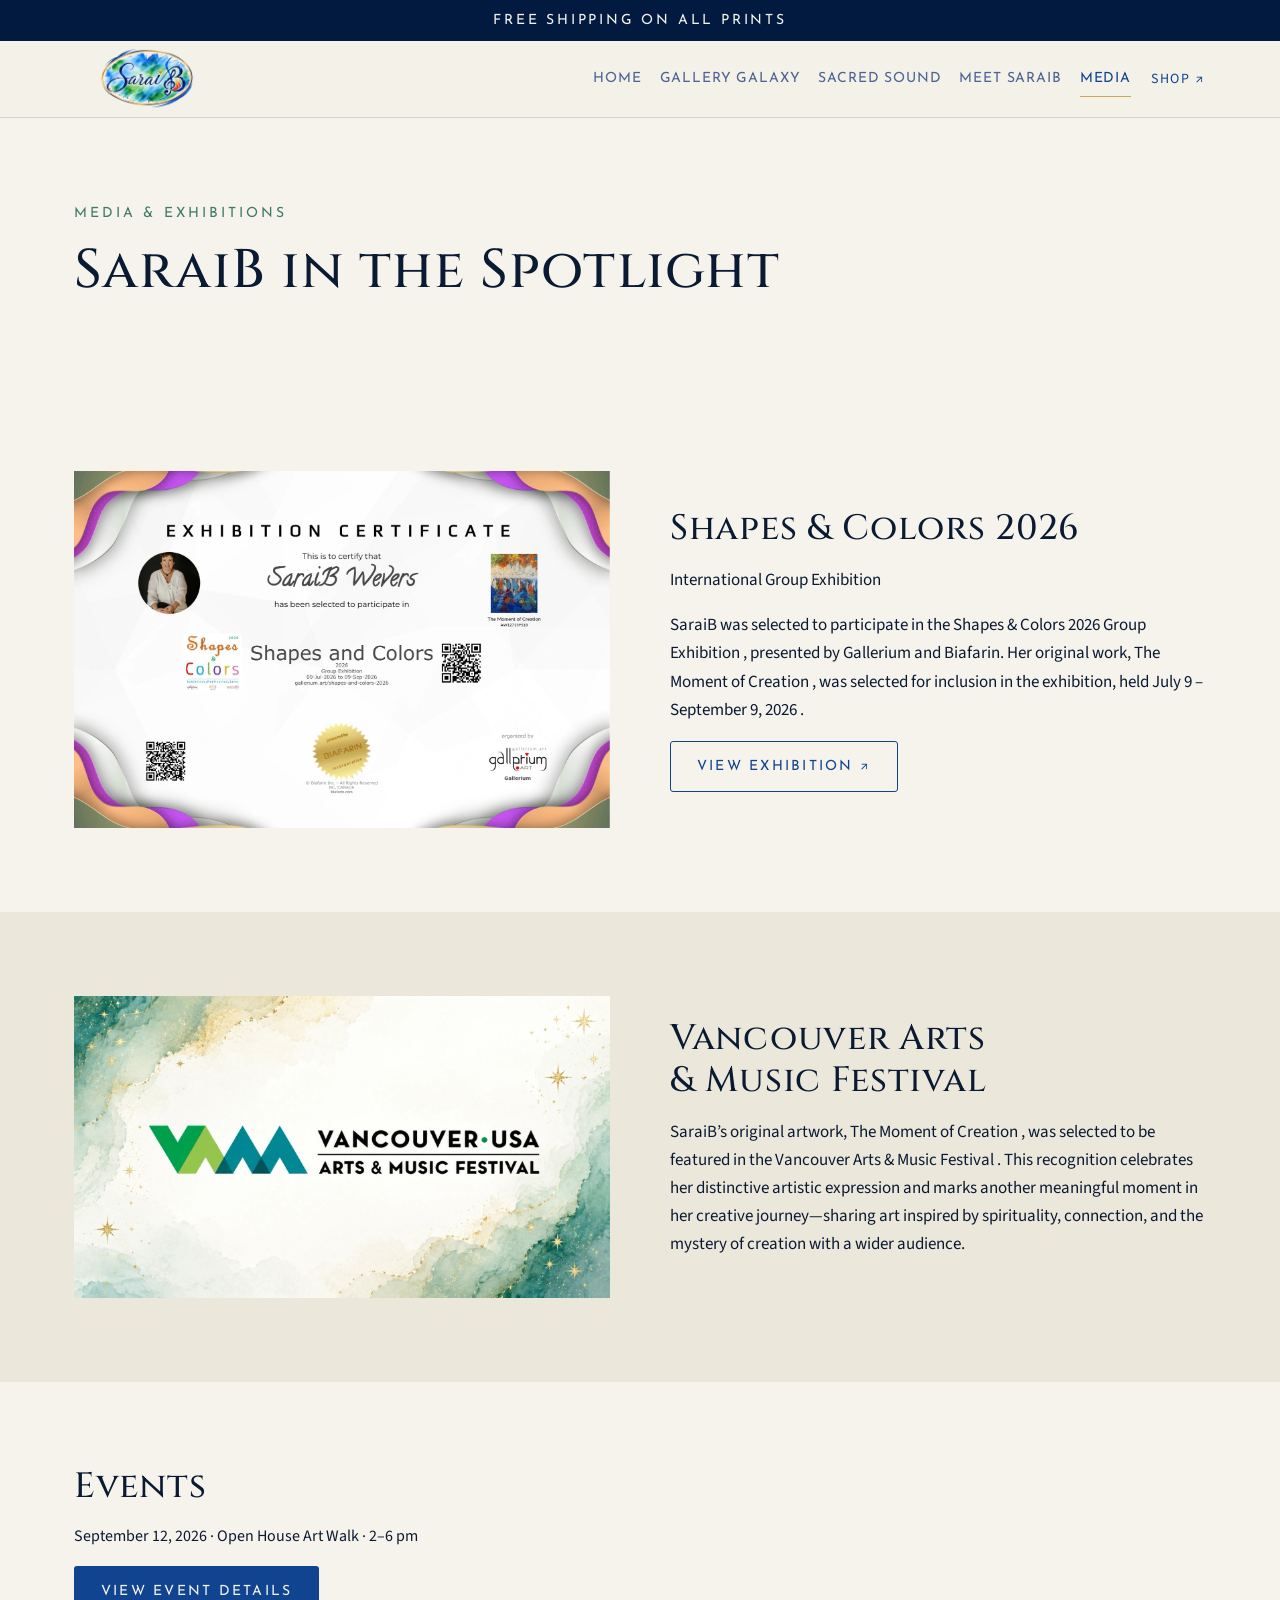
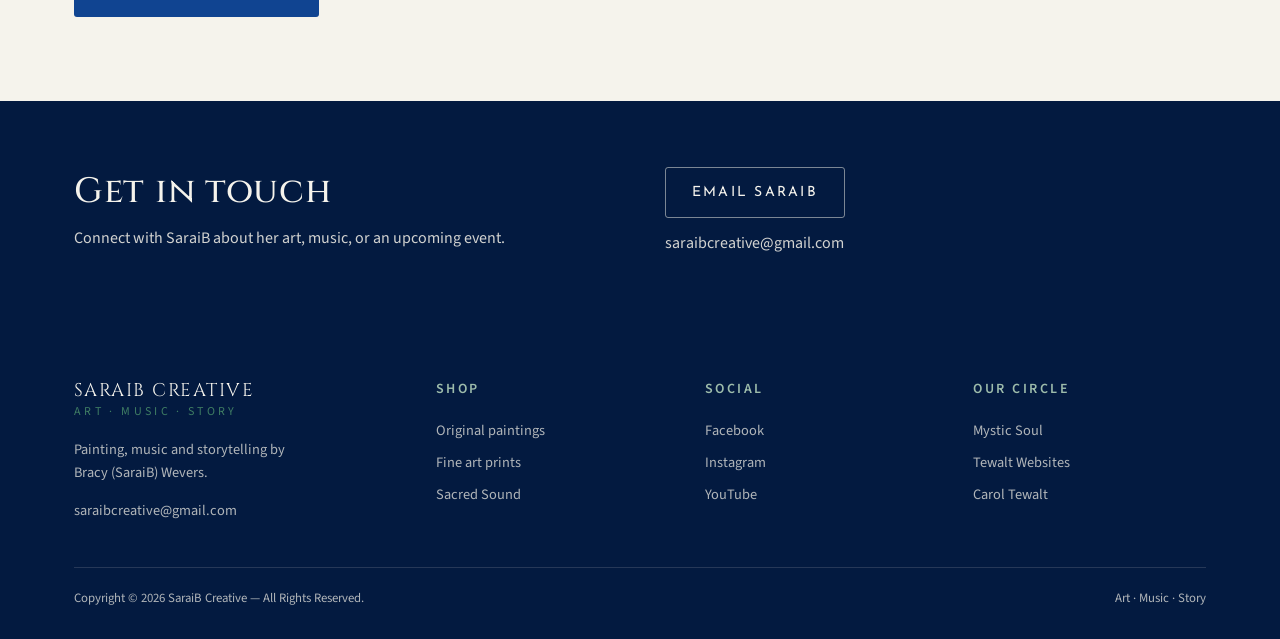
<file: media.html>
<!doctype html>
<html lang="en">
<head>
<meta charset="utf-8">
<meta name="viewport" content="width=device-width, initial-scale=1">
<title>SaraiB in the Spotlight — SaraiB Creative</title>
<meta name="description" content="Original paintings, fine art prints, music and storytelling by Bracy (SaraiB) Wevers.">
<link rel="preconnect" href="https://fonts.googleapis.com">
<link rel="preconnect" href="https://fonts.gstatic.com" crossorigin>
<link href="https://fonts.googleapis.com/css2?family=Cinzel:wght@400;500;600&family=Josefin+Sans:wght@400;600&family=Source+Sans+3:wght@400;600&display=swap" rel="stylesheet">
<link rel="stylesheet" href="assets/styles.css">
</head>
<body><a class="skip-link" href="#main">Skip to content</a><div class="announce">Free shipping on all prints</div><header class="site-header"><div class="shell nav"><a class="brand" href="index.html"><img class="brand-logo" src="assets/images/bf4ec93-official-saraib-logo-.png" alt="SaraiB Creative" loading="lazy" decoding="async"></a><button class="nav-toggle" aria-expanded="false" aria-controls="site-nav" aria-label="Menu">☰</button><nav id="site-nav" class="nav-links" aria-label="Main navigation"><a href="index.html">Home</a><a href="gallery.html">Gallery Galaxy</a><a href="music.html">Sacred Sound</a><a href="about.html">Meet SaraiB</a><a href="media.html" aria-current="page">Media</a></nav><a class="cart" href="https://saraibcreative.com/saraib-store">Shop ↗</a></div></header><main id="main"><section class="section"><div class="shell"><p class="eyebrow">Media &amp; exhibitions</p><h1>SaraiB in the Spotlight</h1></div></section><section class="section"><div class="shell"><div class="split"><img class="full-image" src="assets/images/f42ac09-shapes-and-colors---2026---saraib-wevers---cer.jpg" alt="Shapes and Colors 2026 exhibition certificate" loading="lazy" decoding="async"><div class="prose"><h2>Shapes &amp; Colors 2026</h2><p>International Group Exhibition</p><p>SaraiB was selected to participate in the Shapes &amp; Colors 2026 Group Exhibition , presented by Gallerium and Biafarin. Her original work, The Moment of Creation , was selected for inclusion in the exhibition, held July 9 – September 9, 2026 .</p><a class="btn btn-ghost" href="https://www.gallerium.art/p/shapes-and-colors-2026.html?AW=AW127139518">View exhibition ↗</a></div></div></div></section><section class="section section-alt"><div class="shell"><div class="split"><img class="full-image" src="assets/images/17e4eac-vancouver-aarts-fest-logo.png" alt="Vancouver Arts &amp; Music Festival" loading="lazy" decoding="async"><div class="prose"><h2>Vancouver Arts &amp; Music Festival</h2><p>SaraiB’s original artwork, The Moment of Creation , was selected to be featured in the Vancouver Arts &amp; Music Festival . This recognition celebrates her distinctive artistic expression and marks another meaningful moment in her creative journey—sharing art inspired by spirituality, connection, and the mystery of creation with a wider audience.</p></div></div></div></section><section class="section"><div class="shell"><h2>Events</h2><p>September 12, 2026 · Open House Art Walk · 2–6 pm</p><a class="btn btn-solid" href="art-walk.html">View event details</a></div></section><section class="band"><div class="shell"><div><h2>Get in touch</h2><p>Connect with SaraiB about her art, music, or an upcoming event.</p></div><div><a class="btn btn-light" href="mailto:saraibcreative@gmail.com">Email SaraiB</a><p>saraibcreative@gmail.com</p></div></div></section></main><footer class="site-footer">
  <div class="shell">
    <div class="foot-grid">
      <div>
        <a class="brand" href="index.html">SaraiB Creative<small>Art · Music · Story</small></a>
        <p style="margin:16px 0 0;max-width:34ch">Painting, music and storytelling by Bracy (SaraiB) Wevers.</p>
        <p style="margin:10px 0 0"><a href="mailto:saraibcreative@gmail.com">saraibcreative@gmail.com</a></p>
      </div>
      <div>
        <h4>Shop</h4>
        <a href="gallery.html">Original paintings</a>
        <a href="gallery.html">Fine art prints</a>
        <a href="music.html">Sacred Sound</a>
      </div>
      <div>
        <h4>Social</h4>
        <a href="https://www.facebook.com/bracy.wevers" rel="noopener">Facebook</a>
        <a href="https://www.instagram.com/bracyyourself/" rel="noopener">Instagram</a>
        <a href="https://www.youtube.com/@BracySaraiBWevers" rel="noopener">YouTube</a>
      </div>
      <div>
        <h4>Our circle</h4>
        <a href="https://mystic-soul.com/" rel="noopener">Mystic Soul</a>
        <a href="https://www.tewaltwebsites.com/" rel="noopener">Tewalt Websites</a>
        <a href="https://caroltewalt.com/" rel="noopener">Carol Tewalt</a>
      </div>
    </div>
    <div class="legal">
      <span>Copyright © 2026 SaraiB Creative — All Rights Reserved.</span>
      <span>Art · Music · Story</span>
    </div>
  </div>
</footer>
<script src="assets/main.js"></script></body></html>
</file>
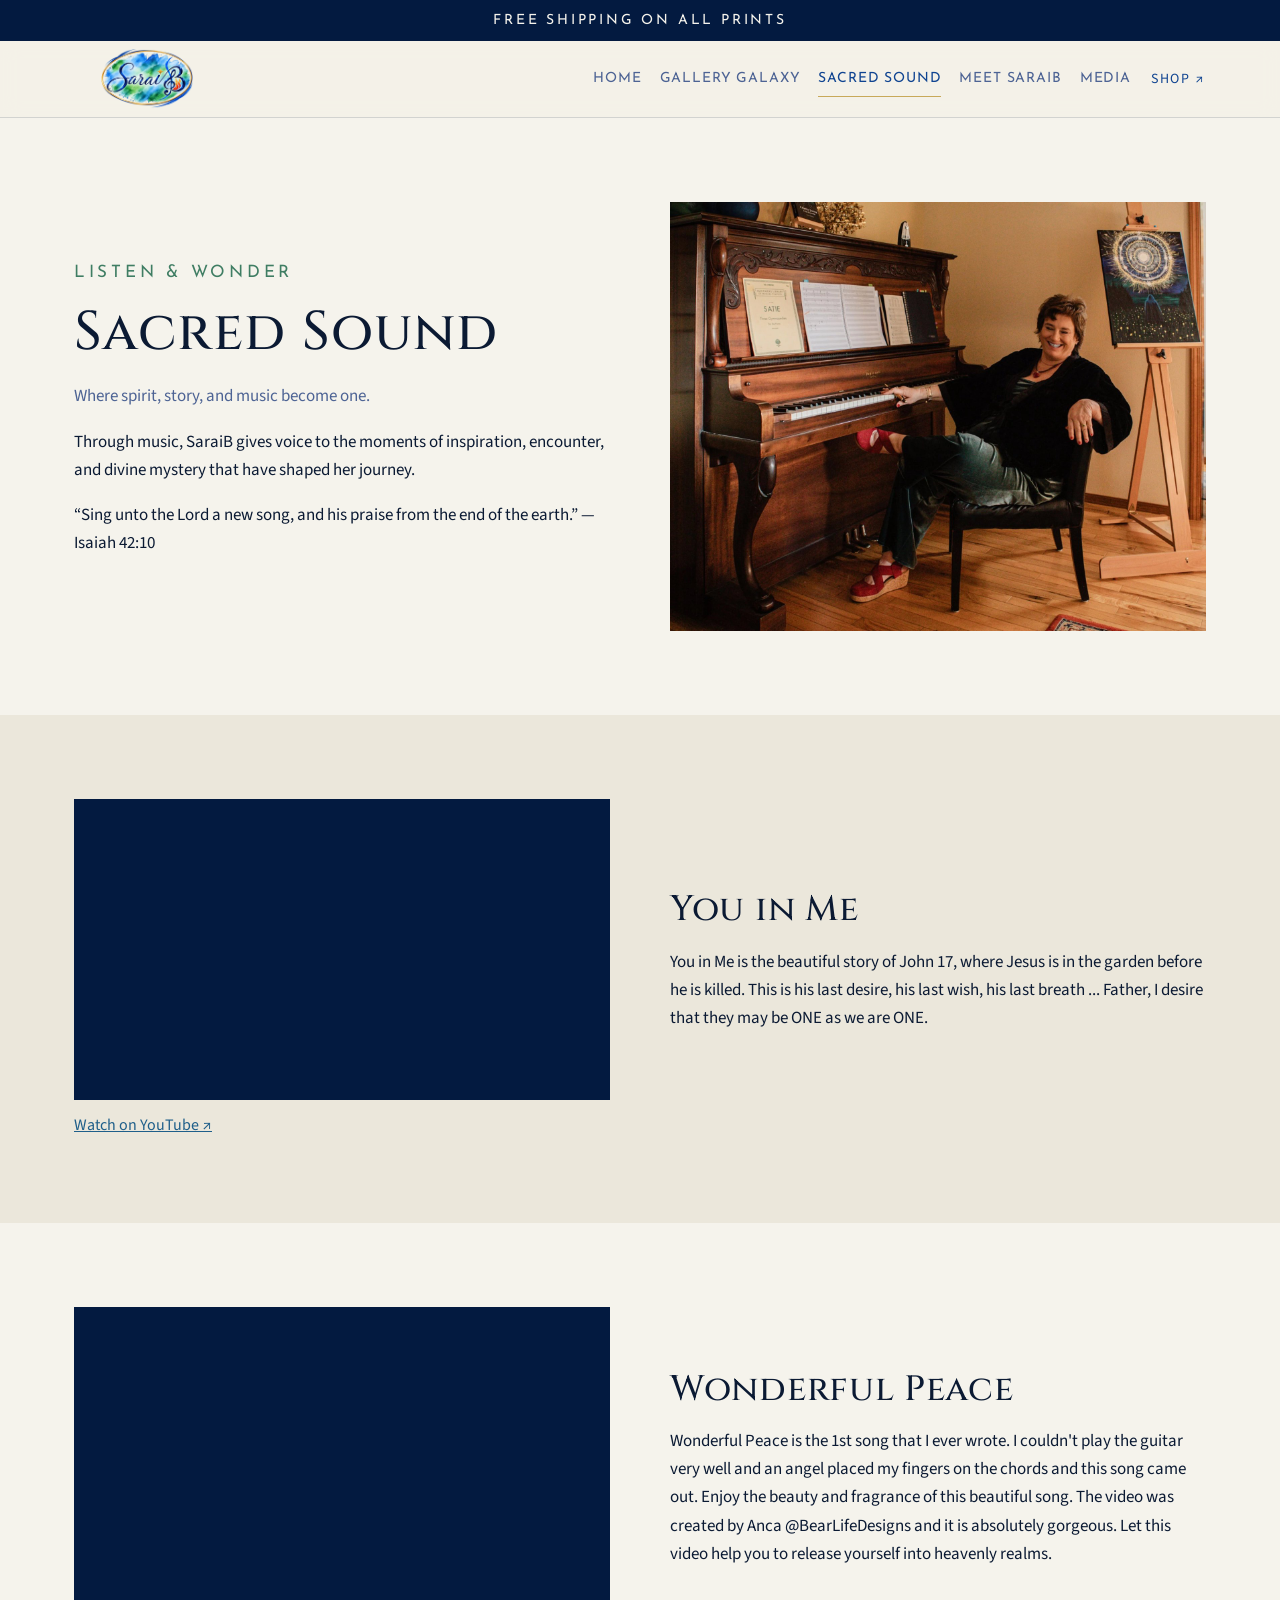
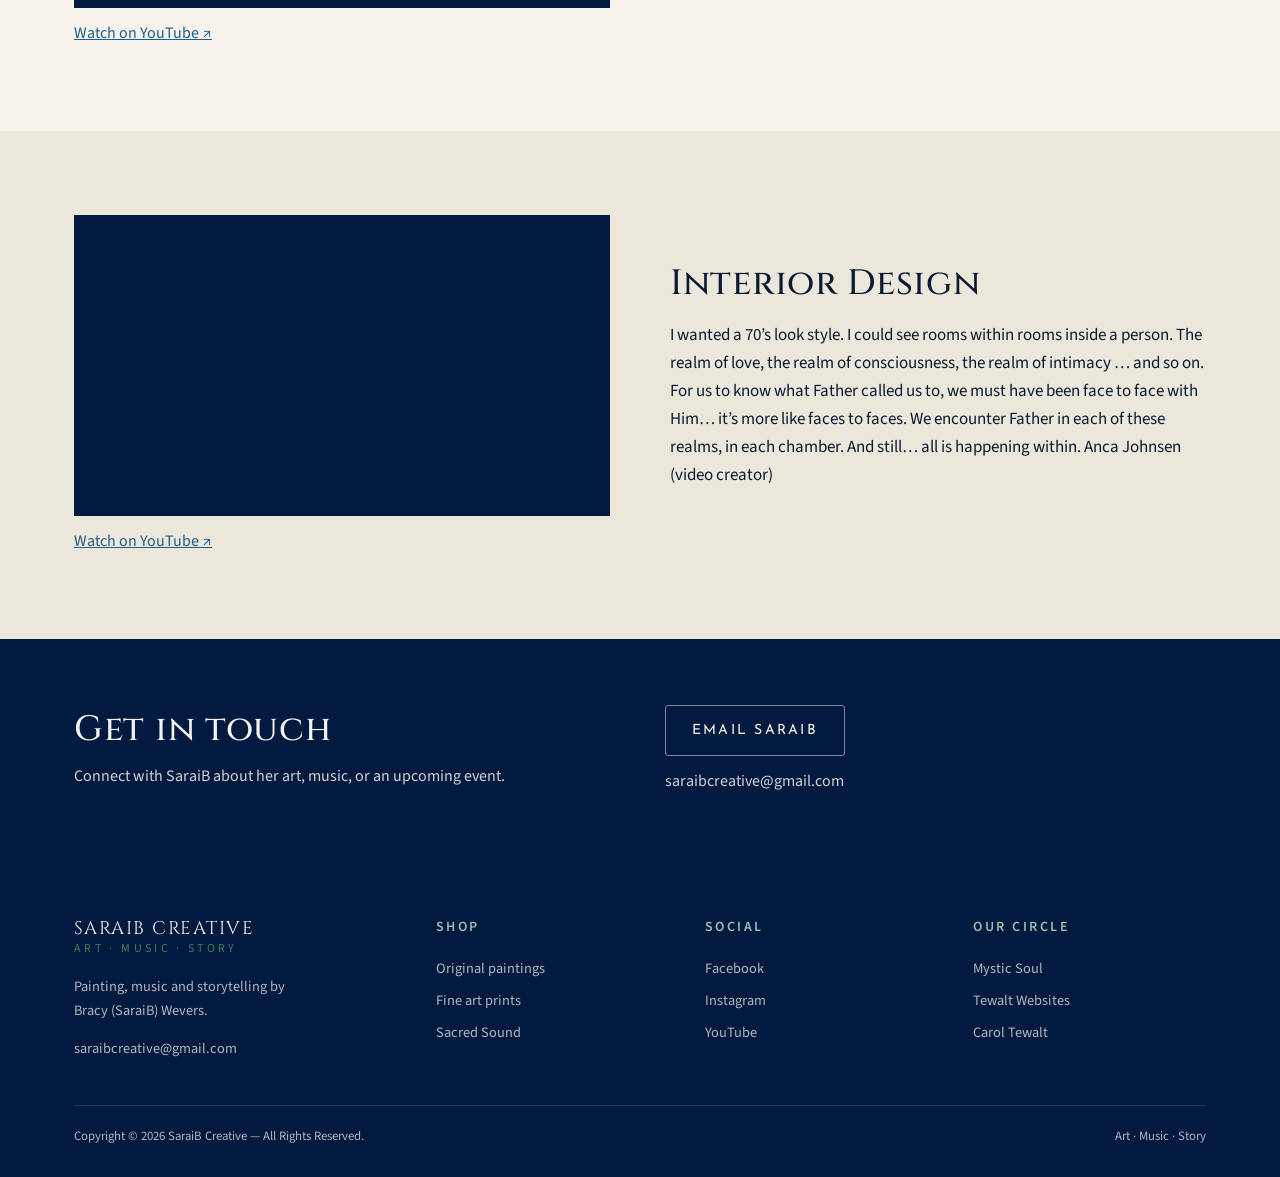
<file: music.html>
<!doctype html>
<html lang="en">
<head>
<meta charset="utf-8">
<meta name="viewport" content="width=device-width, initial-scale=1">
<title>Sacred Sound — SaraiB Creative</title>
<meta name="description" content="Original paintings, fine art prints, music and storytelling by Bracy (SaraiB) Wevers.">
<link rel="preconnect" href="https://fonts.googleapis.com">
<link rel="preconnect" href="https://fonts.gstatic.com" crossorigin>
<link href="https://fonts.googleapis.com/css2?family=Cinzel:wght@400;500;600&family=Josefin+Sans:wght@400;600&family=Source+Sans+3:wght@400;600&display=swap" rel="stylesheet">
<link rel="stylesheet" href="assets/styles.css">
</head>
<body><a class="skip-link" href="#main">Skip to content</a><div class="announce">Free shipping on all prints</div><header class="site-header"><div class="shell nav"><a class="brand" href="index.html"><img class="brand-logo" src="assets/images/bf4ec93-official-saraib-logo-.png" alt="SaraiB Creative" loading="lazy" decoding="async"></a><button class="nav-toggle" aria-expanded="false" aria-controls="site-nav" aria-label="Menu">☰</button><nav id="site-nav" class="nav-links" aria-label="Main navigation"><a href="index.html">Home</a><a href="gallery.html">Gallery Galaxy</a><a href="music.html" aria-current="page">Sacred Sound</a><a href="about.html">Meet SaraiB</a><a href="media.html">Media</a></nav><a class="cart" href="https://saraibcreative.com/saraib-store">Shop ↗</a></div></header><main id="main"><section class="section"><div class="shell"><div class="split"><div class="prose"><p class="eyebrow">Listen &amp; wonder</p><h1>Sacred Sound</h1><p class="lede">Where spirit, story, and music become one.</p><p>Through music, SaraiB gives voice to the moments of inspiration, encounter, and divine mystery that have shaped her journey.</p><p>“Sing unto the Lord a new song, and his praise from the end of the earth.” — Isaiah 42:10</p></div><img class="portrait" src="assets/images/082452c-saraib---piano-portrait.jpg" alt="SaraiB at the piano" loading="lazy" decoding="async"></div></div></section><section class="section section-alt"><div class="shell"><div class="split"><div><iframe class="video" src="https://www.youtube-nocookie.com/embed/xYZih-_9STc" title="You in Me — SaraiB" loading="lazy" allow="accelerometer; autoplay; clipboard-write; encrypted-media; gyroscope; picture-in-picture; web-share" allowfullscreen referrerpolicy="strict-origin-when-cross-origin"></iframe><a href="https://www.youtube.com/watch?v=xYZih-_9STc">Watch on YouTube ↗</a></div><div class="prose"><h2>You in Me</h2><p>You in Me is the beautiful story of John 17, where Jesus is in the garden before he is killed. This is his last desire, his last wish, his last breath ... Father, I desire that they may be ONE as we are ONE.</p></div></div></div></section><section class="section"><div class="shell"><div class="split"><div><iframe class="video" src="https://www.youtube-nocookie.com/embed/byEUtIZUCaI" title="Wonderful Peace — SaraiB" loading="lazy" allow="accelerometer; autoplay; clipboard-write; encrypted-media; gyroscope; picture-in-picture; web-share" allowfullscreen referrerpolicy="strict-origin-when-cross-origin"></iframe><a href="https://www.youtube.com/watch?v=byEUtIZUCaI">Watch on YouTube ↗</a></div><div class="prose"><h2>Wonderful Peace</h2><p>Wonderful Peace is the 1st song that I ever wrote. I couldn&#x27;t play the guitar very well and an angel placed my fingers on the chords and this song came out. Enjoy the beauty and fragrance of this beautiful song. The video was created by Anca ‪@BearLifeDesigns‬ and it is absolutely gorgeous. Let this video help you to release yourself into heavenly realms.</p></div></div></div></section><section class="section section-alt"><div class="shell"><div class="split"><div><iframe class="video" src="https://www.youtube-nocookie.com/embed/iNI1PZKpzN4" title="Interior Design — SaraiB" loading="lazy" allow="accelerometer; autoplay; clipboard-write; encrypted-media; gyroscope; picture-in-picture; web-share" allowfullscreen referrerpolicy="strict-origin-when-cross-origin"></iframe><a href="https://www.youtube.com/watch?v=iNI1PZKpzN4">Watch on YouTube ↗</a></div><div class="prose"><h2>Interior Design</h2><p>I wanted a 70’s look style. I could see rooms within rooms inside a person. The realm of love, the realm of consciousness, the realm of intimacy … and so on. For us to know what Father called us to, we must have been face to face with Him… it’s more like faces to faces. We encounter Father in each of these realms, in each chamber. And still… all is happening within. Anca Johnsen (video creator)</p></div></div></div></section><section class="band"><div class="shell"><div><h2>Get in touch</h2><p>Connect with SaraiB about her art, music, or an upcoming event.</p></div><div><a class="btn btn-light" href="mailto:saraibcreative@gmail.com">Email SaraiB</a><p>saraibcreative@gmail.com</p></div></div></section></main><footer class="site-footer">
  <div class="shell">
    <div class="foot-grid">
      <div>
        <a class="brand" href="index.html">SaraiB Creative<small>Art · Music · Story</small></a>
        <p style="margin:16px 0 0;max-width:34ch">Painting, music and storytelling by Bracy (SaraiB) Wevers.</p>
        <p style="margin:10px 0 0"><a href="mailto:saraibcreative@gmail.com">saraibcreative@gmail.com</a></p>
      </div>
      <div>
        <h4>Shop</h4>
        <a href="gallery.html">Original paintings</a>
        <a href="gallery.html">Fine art prints</a>
        <a href="music.html">Sacred Sound</a>
      </div>
      <div>
        <h4>Social</h4>
        <a href="https://www.facebook.com/bracy.wevers" rel="noopener">Facebook</a>
        <a href="https://www.instagram.com/bracyyourself/" rel="noopener">Instagram</a>
        <a href="https://www.youtube.com/@BracySaraiBWevers" rel="noopener">YouTube</a>
      </div>
      <div>
        <h4>Our circle</h4>
        <a href="https://mystic-soul.com/" rel="noopener">Mystic Soul</a>
        <a href="https://www.tewaltwebsites.com/" rel="noopener">Tewalt Websites</a>
        <a href="https://caroltewalt.com/" rel="noopener">Carol Tewalt</a>
      </div>
    </div>
    <div class="legal">
      <span>Copyright © 2026 SaraiB Creative — All Rights Reserved.</span>
      <span>Art · Music · Story</span>
    </div>
  </div>
</footer>
<script src="assets/main.js"></script></body></html>
</file>
<file: assets/styles.css>
/* Artwork storefront — mock design system
   Palette: deep sea blues + moss/sage greens, mystical warm gold accent. */

:root {
  /* SaraiB Creative — navy + blue from saraibcreative.com, greens from the
     captured brand direction, olive-gold pulled from the site accent. */
  --ink:        #0b1a33;
  --ink-soft:   #4d6394;
  --paper:      #f5f3ec;
  --paper-warm: #ebe7db;
  --sea:        #104491;
  --sea-deep:   #031a40;
  --tide:       #1f5f8a;
  --moss:       #3f7d63;
  --sage:       #9dbcab;
  --gold:       #c8a95a;
  --line:       rgba(3,26,64,.14);

  --serif: "Cinzel", "Trajan Pro", "Cormorant Garamond", Georgia, serif;
  --sans:  "Source Sans 3", "Source Sans Pro", "Segoe UI", system-ui, sans-serif;
  --label: "Josefin Sans", "Source Sans 3", system-ui, sans-serif;

  --shell: 1180px;
  --r: 3px;
}

* { box-sizing: border-box; }

html { scroll-behavior: smooth; }

body {
  margin: 0;
  background: var(--paper);
  color: var(--ink);
  font-family: var(--sans);
  font-size: 16px;
  line-height: 1.65;
  -webkit-font-smoothing: antialiased;
}

img { max-width: 100%; display: block; }
a { color: var(--tide); }

h1, h2, h3 { font-family: var(--serif); font-weight: 500; line-height: 1.18; margin: 0; letter-spacing: .02em; text-wrap: balance; }
h1 { font-size: clamp(2rem, 4.6vw, 3.4rem); }
h2 { font-size: clamp(1.5rem, 2.8vw, 2.2rem); }
h3 { font-size: 1.05rem; }

.shell { max-width: var(--shell); margin: 0 auto; padding-inline: 24px; }

.eyebrow {
  font-family: var(--label); font-size: .72rem; letter-spacing: .22em; text-transform: uppercase;
  color: var(--moss); margin: 0 0 14px;
}
.lede { font-size: 1.12rem; color: var(--ink-soft); max-width: 56ch; }

/* ---------- buttons ---------- */
.btn {
  display: inline-block; font-family: var(--label); font-size: .78rem; letter-spacing: .16em; text-transform: uppercase;
  padding: 13px 26px; border-radius: var(--r); text-decoration: none;
  border: 1px solid transparent; transition: .18s ease; cursor: pointer;
}
.btn-solid { background: var(--sea); color: var(--paper); }
.btn-solid:hover { background: var(--tide); }
.btn-ghost { border-color: currentColor; color: var(--sea); background: transparent; }
.btn-ghost:hover { background: var(--sea); color: var(--paper); border-color: var(--sea); }
.btn-light { background: transparent; border: 1px solid rgba(244,241,232,.5); color: var(--paper); }
.btn-light:hover { background: var(--paper); color: var(--sea-deep); }

/* ---------- announcement + event ---------- */
.announce {
  background: var(--sea-deep); color: var(--paper); text-align: center;
  font-family: var(--label); font-size: .72rem; letter-spacing: .2em; text-transform: uppercase;
  padding: 9px 16px;
}
.event {
  background: var(--paper-warm); border-bottom: 1px solid var(--line);
}
.event .shell { display: flex; flex-wrap: wrap; align-items: center; gap: 8px 22px; padding-block: 12px; font-size: .92rem; }
.event time { font-family: var(--label); font-size: .74rem; letter-spacing: .16em; text-transform: uppercase; color: var(--sea); }
.event a { margin-left: auto; font-family: var(--label); font-size: .74rem; letter-spacing: .14em; text-transform: uppercase; text-decoration: none; }

/* ---------- book / quote ---------- */
.testimonial { border-left: 2px solid var(--gold); padding-left: 22px; color: var(--ink-soft); font-size: 1.02rem; }
.testimonial cite { display: block; margin-top: 12px; font-style: normal; font-family: var(--label); font-size: .74rem; letter-spacing: .14em; text-transform: uppercase; color: var(--moss); }
.verse { text-align: center; max-width: 60ch; margin: 0 auto; font-family: var(--serif); font-size: 1.15rem; line-height: 1.6; color: var(--sea-deep); }
.verse small { display: block; margin-top: 14px; font-family: var(--label); font-size: .72rem; letter-spacing: .2em; text-transform: uppercase; color: var(--ink-soft); }
.socials { display: flex; gap: 18px; flex-wrap: wrap; }
.socials a { font-family: var(--label); font-size: .74rem; letter-spacing: .14em; text-transform: uppercase; text-decoration: none; }
.pending { font-size: .78rem; color: var(--ink-soft); font-style: italic; }

/* ---------- header ---------- */
.site-header {
  position: sticky; top: 0; z-index: 40;
  background: rgba(244,241,232,.92);
  backdrop-filter: blur(10px);
  border-bottom: 1px solid var(--line);
}
.nav { display: flex; align-items: center; gap: 28px; height: 76px; }
.brand { font-family: var(--serif); font-size: 1.15rem; letter-spacing: .08em; text-transform: uppercase; text-decoration: none; color: var(--ink); line-height: 1; }
.brand small {
  display: block; font-family: var(--sans); font-size: .6rem;
  letter-spacing: .28em; text-transform: uppercase; color: var(--moss); margin-top: 5px;
}
.nav-links { display: flex; gap: 26px; margin-left: auto; }
.nav-links a {
  font-family: var(--label); text-decoration: none; color: var(--ink-soft); font-size: .78rem;
  letter-spacing: .14em; text-transform: uppercase; padding: 6px 0;
  border-bottom: 1px solid transparent;
}
.nav-links a:hover, .nav-links a[aria-current="page"] { color: var(--sea); border-bottom-color: var(--gold); }
.cart {
  display: inline-flex; align-items: center; gap: 8px; text-decoration: none;
  font-size: .78rem; letter-spacing: .12em; text-transform: uppercase; color: var(--sea);
}
.cart b {
  background: var(--moss); color: var(--paper); font-size: .68rem; font-weight: 600;
  min-width: 20px; height: 20px; border-radius: 999px; display: grid; place-items: center;
}
.nav-toggle { display: none; background: none; border: 0; font-size: 1.4rem; color: var(--sea); cursor: pointer; }

/* ---------- hero ---------- */
.hero {
  position: relative; color: var(--ink);
  background: var(--paper);
  overflow: hidden;
}
.hero .shell { position: relative; z-index: 1; display: grid; grid-template-columns: 1.05fr .95fr; gap: 56px; align-items: center; padding-block: 96px; }
.hero .eyebrow { color: var(--sea); }
.hero p.lede { color: var(--ink-soft); }
.hero .btn-solid { background: var(--sea-deep); color: #fff; }
.hero .btn-solid:hover { background: var(--sea); }
.hero .btn-light { color: var(--sea-deep); border-color: var(--sea-deep); }
.hero .btn-light:hover { background: var(--sea-deep); color: #fff; }
.hero-actions { display: flex; gap: 14px; flex-wrap: wrap; margin-top: 34px; }
.hero-art { aspect-ratio: 4/5; border-radius: var(--r); overflow: hidden; box-shadow: 0 30px 70px rgba(10,35,46,.45); }

/* ---------- sections ---------- */
.section { padding-block: 84px; }
.section-alt { background: var(--paper-warm); }
.section-head { display: flex; align-items: flex-end; justify-content: space-between; gap: 24px; margin-bottom: 42px; }
.section-head p { margin: 10px 0 0; color: var(--ink-soft); }
.section-head a { font-size: .76rem; letter-spacing: .14em; text-transform: uppercase; text-decoration: none; white-space: nowrap; }

/* ---------- product grid ---------- */
.grid { display: grid; gap: 34px 28px; grid-template-columns: repeat(3, 1fr); }
.grid-2 { grid-template-columns: repeat(2, 1fr); }

.card { display: flex; flex-direction: column; }
.card-media--square { aspect-ratio: 1; }
.card-media { position: relative; aspect-ratio: 4/5; overflow: hidden; border-radius: var(--r); background: var(--sage); }
.card-media img, .card-media svg { width: 100%; height: 100%; object-fit: cover; transition: transform .5s ease; }
.card:hover .card-media img, .card:hover .card-media svg { transform: scale(1.035); }
.tag {
  position: absolute; top: 12px; left: 12px; z-index: 2;
  font-size: .62rem; letter-spacing: .16em; text-transform: uppercase;
  padding: 5px 10px; border-radius: 999px; background: rgba(244,241,232,.94); color: var(--sea-deep);
}
.tag-sold { background: var(--sea-deep); color: var(--paper); }
.tag-print { background: var(--moss); color: var(--paper); }
.card-body { padding-top: 14px; display: flex; flex-direction: column; gap: 4px; flex: 1; }
.card-body h3 a { color: inherit; text-decoration: none; }
.meta { font-size: .8rem; color: var(--ink-soft); }
.price { font-family: var(--sans); font-weight: 600; font-size: 1.1rem; margin-top: 6px; }
.price s { color: var(--ink-soft); font-size: .9rem; margin-right: 8px; }
.card .btn { margin-top: 14px; align-self: flex-start; }

/* ---------- filters ---------- */
.filters { display: flex; flex-wrap: wrap; gap: 10px; margin-bottom: 38px; }
.chip {
  font-family: var(--label); font-size: .74rem; letter-spacing: .12em; text-transform: uppercase;
  padding: 9px 18px; border: 1px solid var(--line); border-radius: 999px;
  background: transparent; color: var(--ink-soft); cursor: pointer; transition: .18s;
}
.chip:hover { border-color: var(--moss); color: var(--moss); }
.chip[aria-pressed="true"] { background: var(--sea); border-color: var(--sea); color: var(--paper); }

/* ---------- player ---------- */
.player {
  background: var(--sea-deep); color: var(--paper); border-radius: var(--r);
  padding: 30px; display: grid; grid-template-columns: 190px 1fr; gap: 28px; align-items: start;
}
.player-cover { aspect-ratio: 1; border-radius: var(--r); overflow: hidden; }
.player h3 { color: var(--paper); }
.player .meta { color: var(--sage); }
.tracks { list-style: none; margin: 20px 0 0; padding: 0; }
.track {
  display: grid; grid-template-columns: 34px 1fr auto; align-items: center; gap: 14px;
  padding: 11px 10px; border-top: 1px solid rgba(244,241,232,.14); font-size: .92rem;
}
.track:last-child { border-bottom: 1px solid rgba(244,241,232,.14); }
.track button {
  width: 30px; height: 30px; border-radius: 999px; border: 1px solid rgba(244,241,232,.4);
  background: transparent; color: var(--paper); cursor: pointer; font-size: .68rem;
}
.track button:hover, .track[data-playing="true"] button { background: var(--gold); border-color: var(--gold); color: var(--sea-deep); }
.track .dur { color: var(--sage); font-variant-numeric: tabular-nums; font-size: .84rem; }
.scrub { height: 3px; background: rgba(244,241,232,.2); border-radius: 999px; margin-top: 22px; overflow: hidden; }
.scrub i { display: block; height: 100%; width: 34%; background: var(--gold); }

/* ---------- editorial split ---------- */
.split { display: grid; grid-template-columns: 1fr 1fr; gap: 60px; align-items: center; }
.split-art { aspect-ratio: 1; border-radius: var(--r); overflow: hidden; }

/* ---------- notes / values ---------- */
.notes { display: grid; grid-template-columns: repeat(3, 1fr); gap: 30px; }
.note { border-top: 2px solid var(--moss); padding-top: 18px; }
.note h3 { font-size: 1.1rem; margin-bottom: 8px; }
.note p { margin: 0; color: var(--ink-soft); font-size: .95rem; }

/* ---------- forms ---------- */
.form { display: grid; gap: 16px; }
.field { display: grid; gap: 6px; }
.field label { font-size: .72rem; letter-spacing: .16em; text-transform: uppercase; color: var(--ink-soft); }
input, textarea, select {
  font-family: inherit; font-size: .98rem; color: var(--ink);
  padding: 12px 14px; border: 1px solid var(--line); border-radius: var(--r);
  background: rgba(255,255,255,.6);
}
input:focus, textarea:focus, select:focus { outline: 2px solid var(--tide); outline-offset: 1px; }
.row-2 { display: grid; grid-template-columns: 1fr 1fr; gap: 16px; }
.consent { display: flex; gap: 10px; align-items: flex-start; font-size: .88rem; color: var(--ink-soft); }
.consent input { width: 16px; height: 16px; margin-top: 3px; }

/* ---------- mailing band ---------- */
.band { background: var(--sea-deep); color: var(--paper); }
.band .shell { padding-block: 66px; display: grid; grid-template-columns: 1fr 1fr; gap: 50px; align-items: center; }
.band h2 { color: var(--paper); }
.band p { color: rgba(244,241,232,.86); margin: 12px 0 0; }
.band form { display: flex; gap: 10px; flex-wrap: wrap; }
.band input { flex: 1 1 240px; background: rgba(244,241,232,.94); border-color: transparent; }
.band small { display: block; margin-top: 12px; color: rgba(244,241,232,.72); font-size: .8rem; }

/* ---------- footer ---------- */
.site-footer { background: var(--sea-deep); color: rgba(244,241,232,.72); font-size: .9rem; }
.site-footer .shell { padding-block: 56px 30px; }
.foot-grid { display: grid; grid-template-columns: 1.4fr 1fr 1fr 1fr; gap: 36px; }
.site-footer h4 { font-size: .72rem; letter-spacing: .18em; text-transform: uppercase; color: var(--sage); margin: 0 0 14px; font-weight: 600; }
.site-footer a { color: rgba(244,241,232,.72); text-decoration: none; display: block; padding: 4px 0; }
.site-footer a:hover { color: var(--gold); }
.site-footer .brand { color: var(--paper); }
.legal {
  margin-top: 40px; padding-top: 20px; border-top: 1px solid rgba(244,241,232,.14);
  display: flex; justify-content: space-between; gap: 18px; flex-wrap: wrap; font-size: .8rem;
}

/* ---------- responsive ---------- */
@media (max-width: 900px) {
  .hero .shell, .split, .band .shell, .player { grid-template-columns: 1fr; }
  .hero .shell { padding-block: 64px; }
  .grid, .notes { grid-template-columns: repeat(2, 1fr); }
  .foot-grid { grid-template-columns: 1fr 1fr; }
  .nav-links {
    display: none; position: absolute; top: 76px; left: 0; right: 0;
    flex-direction: column; gap: 0; background: var(--paper);
    border-bottom: 1px solid var(--line); padding: 8px 24px 18px;
  }
  .nav-links.open { display: flex; }
  .nav-toggle { display: block; margin-left: auto; order: 3; }
  .cart { order: 2; margin-left: auto; }
}
@media (max-width: 620px) {
  .grid, .notes, .row-2 { grid-template-columns: 1fr; }
  .section { padding-block: 58px; }
  .section-head { flex-direction: column; align-items: flex-start; }
}

/* Content recovered from the live site. Preserve the full paintings. */
.brand-logo { width: 146px; height: 62px; object-fit: contain; }
.hero-art { width: 100%; height: auto; aspect-ratio: auto; max-height: 680px; object-fit: contain; }
.portrait { width: 100%; height: auto; max-height: 650px; object-fit: contain; }
.book-cover { max-height: 680px; width: 100%; object-fit: contain; }
.full-image { width: 100%; height: auto; object-fit: contain; }
.card-media { display: flex; align-items: center; justify-content: center; background: #e5e6e1; }
.card-media img { object-fit: contain; padding: 14px; }
.card:hover .card-media img { transform: none; }
.card-media:focus-visible { outline-offset: 5px; }
.gallery-intro { display:flex; justify-content:space-between; align-items:center; gap:24px; flex-wrap:wrap; margin:28px 0 40px; }
.extra-art { margin-top: 32px; align-items:center; }
.extra-art img { width:100%; max-height:480px; object-fit:contain; }
.video { display:block; width:100%; aspect-ratio:16/9; border:0; background:var(--sea-deep); margin-bottom:12px; }
.prose p,.reading p { font-size:1.0625rem; }
.reading { max-width: 760px; margin:auto; }
.reading h2:not(:first-child) { margin-top:48px; }
.eyebrow,.btn,.announce,.nav-links a,.cart,.meta,.event time,.event a,.section-head a,.testimonial cite,.verse small,.site-footer h4 { font-size: .875rem; }
.brand small { font-size:.75rem; }
.nav { gap:20px; }
.nav-links { gap:18px; }
.nav-links a { letter-spacing:.06em; }
.skip-link { position:fixed; top:-100px; left:12px; z-index:100; background:white; padding:12px; }
.skip-link:focus { top:12px; }
:focus-visible { outline:3px solid var(--gold); outline-offset:4px; }
[hidden] { display:none !important; }
@media(max-width:1050px) {
 .nav-links { display:none; position:absolute; top:76px; left:0; right:0; flex-direction:column; gap:0; background:var(--paper); padding:12px 24px; }
 .nav-links.open { display:flex; }
 .nav-toggle { display:block; margin-left:auto; order:3; }
 .cart { margin-left:auto; }
}
@media(prefers-reduced-motion:reduce) { html { scroll-behavior:auto; } * { transition:none !important; } }
</file>
